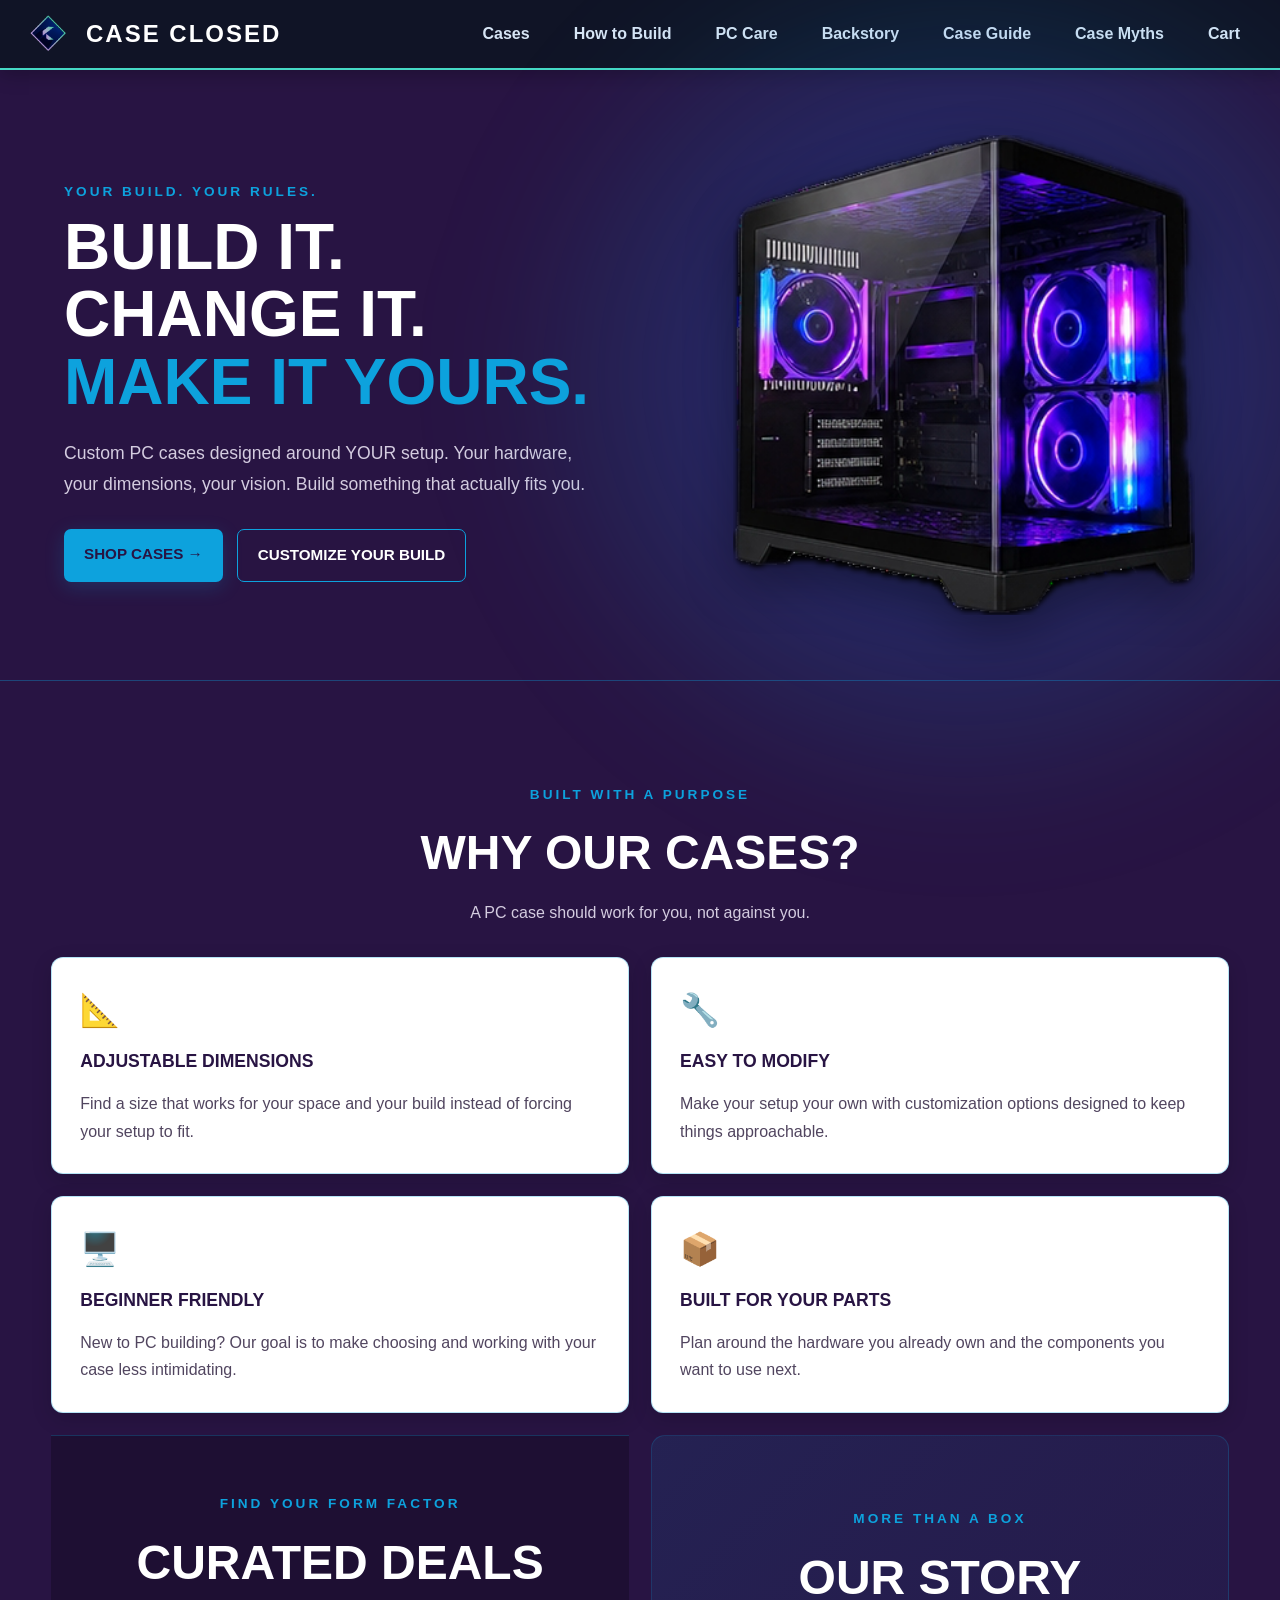
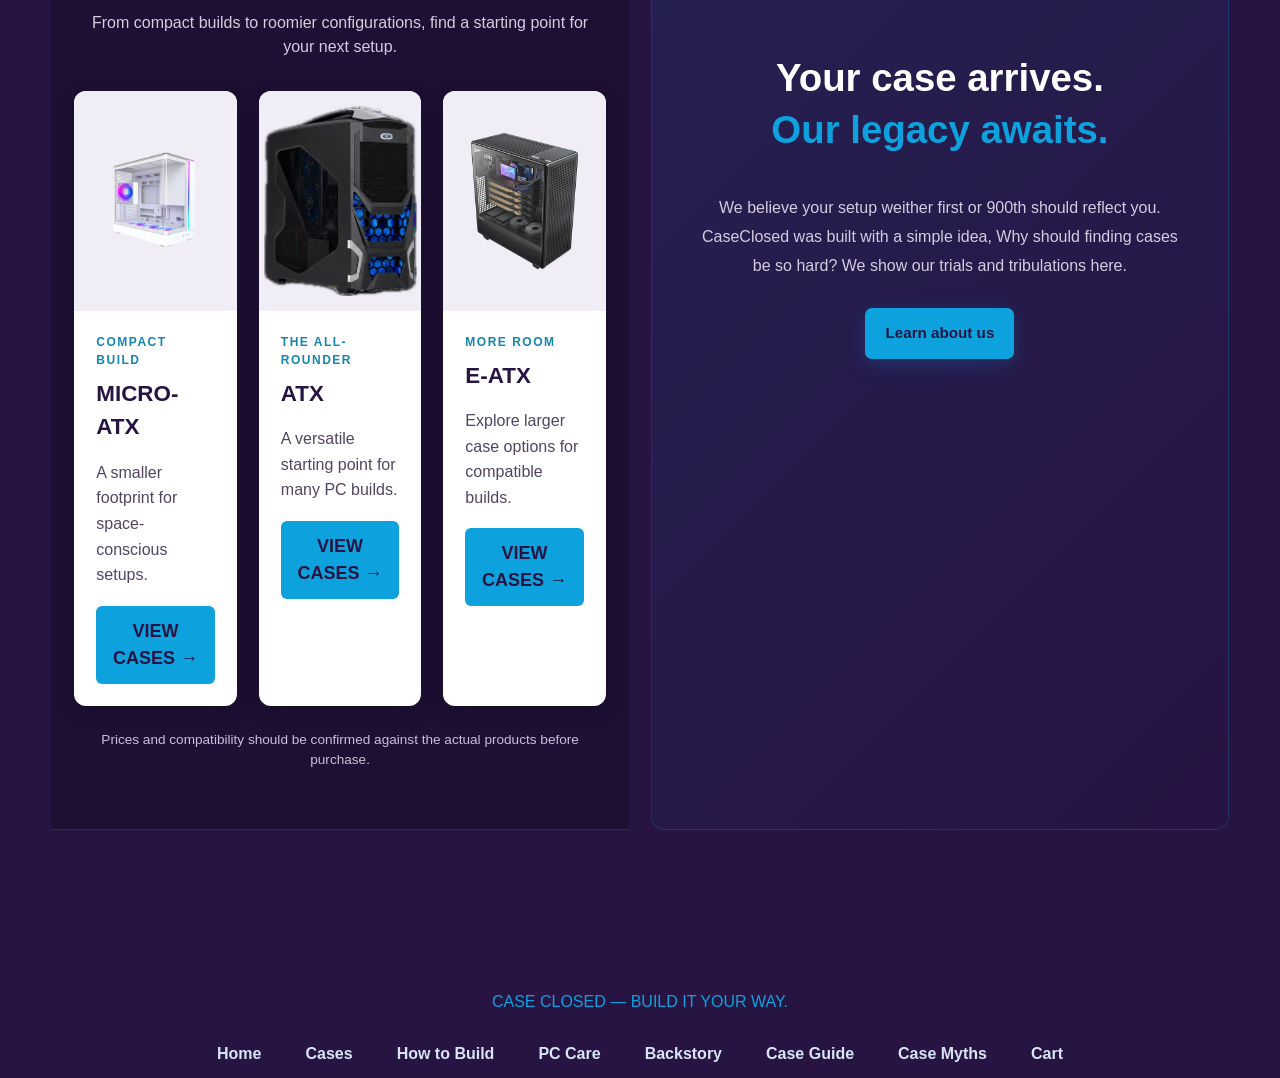
<file: index.html>
<!DOCTYPE html>
<html lang="en">
<head>

    <meta charset="UTF-8">

    <title>Case Closed Homepage</title>

    <link rel="stylesheet" href="styles.css">

</head>
<body>


    <header class="SiteHeader">
    <a href="index.html" class="SiteLogo">
        <img src="LOGO I DEFINETLY DIDNT STEAL.png" alt="" class="SiteLogoImage">
        <span>CASE CLOSED</span>
    </a>

    <nav class="SiteNav">
        <a href="page1.html">Cases</a>
        <a href="page3.html">How to Build</a>
        <a href="page5.html">PC Care</a>
        <a href="page2.html">Backstory</a>
        <a href="page6.html">Case Guide</a>
        <a href="page7.html">Case Myths</a>
        <a href="page4.html">Cart</a>
    </nav>
</header>


<main class="HomePage">
<!-- it's the hero for you simpletons -->
    <section class="HomeHero">
        <div class="HeroText">
            <p class="Eyebrow">YOUR BUILD. YOUR RULES.</p>

            <h1>BUILD IT.<br>CHANGE IT.<br><span>MAKE IT YOURS.</span></h1>

            <p class="HeroDescription">
                Custom PC cases designed around YOUR setup.
                Your hardware, your dimensions, your vision.
                Build something that actually fits you.
            </p>

            <div class="HeroButtons">
                <a href="page1.html" class="Button ButtonPrimary">
                    SHOP CASES →
                </a>

                <a href="page2.html" class="Button ButtonSecondary">
                    CUSTOMIZE YOUR BUILD
                </a>
            </div>
        </div>

        <div class="HeroImage">
            <div class="ImageGlow"></div>

            <img src="img5.png"
                 alt="Featured PC case available from CaseClosed">
        </div>
    </section>

<!-- why are you reading this, buy smth already -->

  <section class="WhySection">
        <div class="SectionHeading">
            <p class="Eyebrow">BUILT WITH A PURPOSE</p>
            <h2>WHY OUR CASES?</h2>
            <p>
                A PC case should work for you, not against you.
            </p>
        </div>

        <div class="FeatureGrid">

            <article class="FeatureCard">
                <span class="FeatureIcon" aria-hidden="true">📐</span>
                <h3>ADJUSTABLE DIMENSIONS</h3>
                <p>
                    Find a size that works for your space and your
                    build instead of forcing your setup to fit.
                </p>
            </article>

            <article class="FeatureCard">
                <span class="FeatureIcon" aria-hidden="true">🔧</span>
                <h3>EASY TO MODIFY</h3>
                <p>
                    Make your setup your own with customization
                    options designed to keep things approachable.
                </p>
            </article>

            <article class="FeatureCard">
                <span class="FeatureIcon" aria-hidden="true">🖥️</span>
                <h3>BEGINNER FRIENDLY</h3>
                <p>
                    New to PC building? Our goal is to make choosing
                    and working with your case less intimidating.
                </p>
            </article>

            <article class="FeatureCard">
                <span class="FeatureIcon" aria-hidden="true">📦</span>
                <h3>BUILT FOR YOUR PARTS</h3>
                <p>
                    Plan around the hardware you already own and
                    the components you want to use next.
                </p>
            </article>

<!-- D-D-DEALS!!!!!!! WOOOOOOOOOOOOOOOOO -->

    <section class="DealsSection">
        <div class="SectionHeading">
            <p class="Eyebrow">FIND YOUR FORM FACTOR</p>
            <h2>CURATED DEALS</h2>
            <p>
                From compact builds to roomier configurations,
                find a starting point for your next setup.
            </p>
        </div>

        <div class="DealsGrid">

            <article class="DealCard">
                <div class="DealVisual">
                    <img src="img6.png"
                         alt="Example PC case for a Micro-ATX build">
                </div>
                <div class="DealInfo">
                    <p class="DealLabel">COMPACT BUILD</p>
                    <h3>MICRO-ATX</h3>
                    <p>A smaller footprint for space-conscious setups.</p>
                    <a href="page1.html" class="DealButton">
                        VIEW CASES →
                    </a>
                </div>
            </article>

            <article class="DealCard">
                <div class="DealVisual">
                    <img src="img4.png"
                         alt="Example PC case for an ATX build">
                </div>
                <div class="DealInfo">
                    <p class="DealLabel">THE ALL-ROUNDER</p>
                    <h3>ATX</h3>
                    <p>A versatile starting point for many PC builds.</p>
                    <a href="page1.html" class="DealButton">
                        VIEW CASES →
                    </a>
                </div>
            </article>

            <article class="DealCard">
                <div class="DealVisual">
                    <img src="img7.png"
                         alt="Example PC case for an E-ATX build">
                </div>
                <div class="DealInfo">
                    <p class="DealLabel">MORE ROOM</p>
                    <h3>E-ATX</h3>
                    <p>Explore larger case options for compatible builds.</p>
                    <a href="page1.html" class="DealButton">
                        VIEW CASES →
                    </a>
                </div>
            </article>

        </div>

        <p class="DealsNote">
            Prices and compatibility should be confirmed against
            the actual products before purchase.
        </p>
    </section>

    <!-- OUR STORY... like we have one to begin -->
     
    <section class="StorySection">
        <div class="StoryContent">
            <p class="Eyebrow">MORE THAN A BOX</p>
            <h2>OUR STORY</h2>

            <p class="StoryTagline">
                Your case arrives.<br>
                <span>Our legacy awaits.</span>
            </p>

            <p>
                We believe your setup weither first or 900th 
                should reflect you. CaseClosed was built with
                a simple idea, Why should finding cases be so hard?
                We show our trials and tribulations here.
            </p>

            <a href="page2.html" class="Button ButtonPrimary">
                Learn about us
            </a>
        </div>
    </section>


</main>

<footer class="SiteFooter">
    <p>
    CASE CLOSED <a href="page8.html" class="Nothing">—</a> BUILD IT YOUR WAY.
</p>
        <nav class="SiteNav">
        <a href="index.html">Home</a>
        <a href="page1.html">Cases</a>
        <a href="page3.html">How to Build</a>
        <a href="page5.html">PC Care</a>
        <a href="page2.html">Backstory</a>
        <a href="page6.html">Case Guide</a>
        <a href="page7.html">Case Myths</a>
        <a href="page4.html">Cart</a>
    </nav>
</footer>

</body>
</html>
</file>
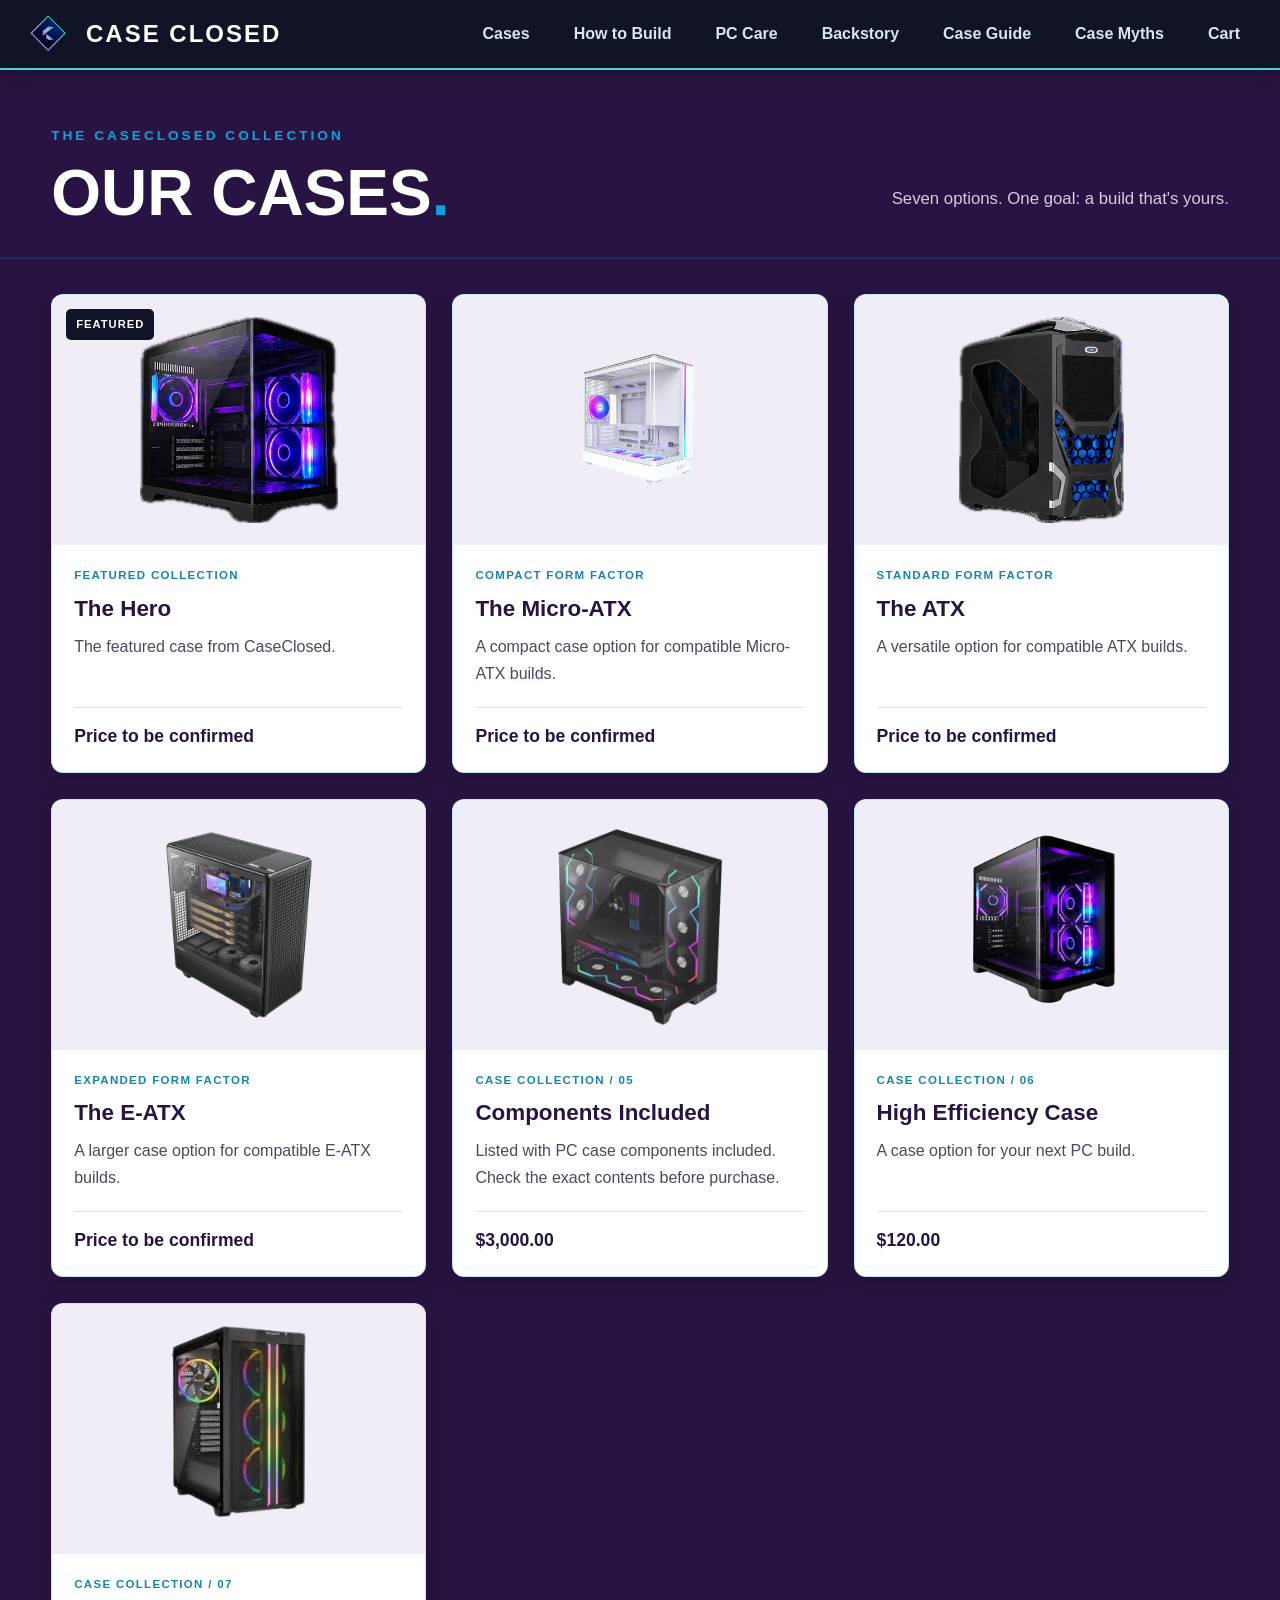
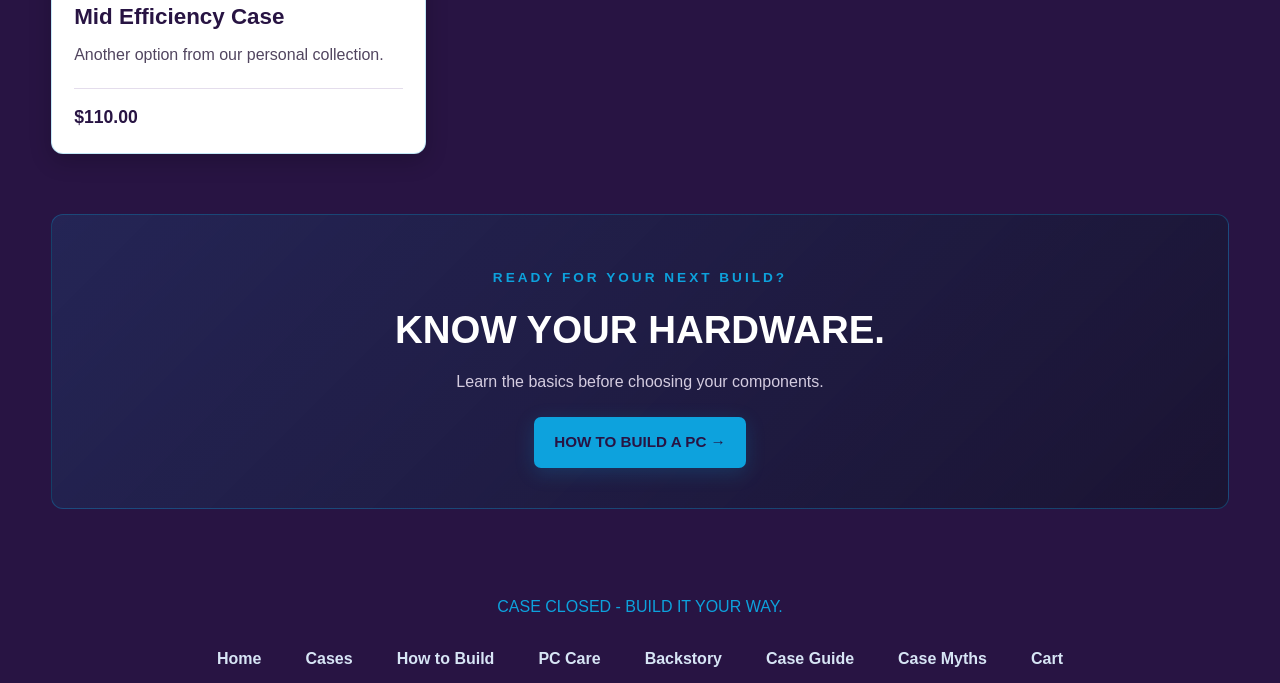
<file: page1.html>
<!DOCTYPE html>
<html lang="en">
<head>

    <meta charset="UTF-8">

    <title>Cases</title>

    <link rel="stylesheet" href="styles.css">

</head>
<body>
<header class="SiteHeader">
    <a href="index.html" class="SiteLogo">
        <img src="LOGO I DEFINETLY DIDNT STEAL.png" alt="" class="SiteLogoImage">
        <span>CASE CLOSED</span>
    </a>

    <nav class="SiteNav">

        <a href="page1.html">Cases</a>
        <a href="page3.html">How to Build</a>
        <a href="page5.html">PC Care</a>
        <a href="page2.html">Backstory</a>
        <a href="page6.html">Case Guide</a>
        <a href="page7.html">Case Myths</a>
        <a href="page4.html">Cart</a>
    </nav>
</header>

  <main class="CatalogPage">

        <div class="CatalogHeading">
            <div>
                <p class="Eyebrow">THE CASECLOSED COLLECTION</p>
                <h1>OUR CASES<span>.</span></h1>
            </div>
            <p>Seven options. One goal: a build that's yours.</p>
        </div>

        <section class="CatalogGrid" aria-label="Available PC cases">

            <article class="CatalogCard">
                <div class="CatalogImage">
                    <img src="img5.png" alt="The Hero PC case">
                    <span class="CatalogTag">FEATURED</span>
                </div>
                <div class="CatalogInfo">
                    <p class="CatalogCategory">FEATURED COLLECTION</p>
                    <h2>The Hero</h2>
                    <p>The featured case from CaseClosed.</p>
                    <p class="CatalogPrice">Price to be confirmed</p>
                </div>
            </article>

            <article class="CatalogCard">
                <div class="CatalogImage">
                    <img src="img6.png" alt="The Micro-ATX PC case">
                </div>
                <div class="CatalogInfo">
                    <p class="CatalogCategory">COMPACT FORM FACTOR</p>
                    <h2>The Micro-ATX</h2>
                    <p>A compact case option for compatible Micro-ATX builds.</p>
                    <p class="CatalogPrice">Price to be confirmed</p>
                </div>
            </article>

            <article class="CatalogCard">
                <div class="CatalogImage">
                    <img src="img4.png" alt="The ATX PC case">
                </div>
                <div class="CatalogInfo">
                    <p class="CatalogCategory">STANDARD FORM FACTOR</p>
                    <h2>The ATX</h2>
                    <p>A versatile option for compatible ATX builds.</p>
                    <p class="CatalogPrice">Price to be confirmed</p>
                </div>
            </article>

            <article class="CatalogCard">
                <div class="CatalogImage">
                    <img src="img7.png" alt="The E-ATX PC case">
                </div>
                <div class="CatalogInfo">
                    <p class="CatalogCategory">EXPANDED FORM FACTOR</p>
                    <h2>The E-ATX</h2>
                    <p>A larger case option for compatible E-ATX builds.</p>
                    <p class="CatalogPrice">Price to be confirmed</p>
                </div>
            </article>

            <article class="CatalogCard">
                <div class="CatalogImage">
                    <img src="Pc case 1.png" alt="PC Case 1">
                </div>
                <div class="CatalogInfo">
                    <p class="CatalogCategory">CASE COLLECTION / 05</p>
                    <h2>Components Included</h2>
                    <p>Listed with PC case components included. Check the exact contents before purchase.</p>
                    <p class="CatalogPrice">$3,000.00</p>
                </div>
            </article>

            <article class="CatalogCard">
                <div class="CatalogImage">
                    <img src="img8.png" alt="PC Case 2">
                </div>
                <div class="CatalogInfo">
                    <p class="CatalogCategory">CASE COLLECTION / 06</p>
                    <h2>High Efficiency Case</h2>
                    <p>A case option for your next PC build.</p>
                    <p class="CatalogPrice">$120.00</p>
                </div>
            </article>

            <article class="CatalogCard">
                <div class="CatalogImage">
                    <img src="img9.png" alt="PC Case 3">
                </div>
                <div class="CatalogInfo">
                    <p class="CatalogCategory">CASE COLLECTION / 07</p>
                    <h2>Mid Efficiency Case</h2>
                    <p>Another option from our personal collection.</p>
                    <p class="CatalogPrice">$110.00</p>
                </div>
            </article>

        </section>

        <section class="CatalogFooter">
            <p class="Eyebrow">READY FOR YOUR NEXT BUILD?</p>
            <h2>KNOW YOUR HARDWARE.</h2>
            <p>Learn the basics before choosing your components.</p>
            <a href="page3.html" class="Button ButtonPrimary">
                HOW TO BUILD A PC →
            </a>
        </section>
    </main>
    


<footer class="SiteFooter">
        <p>CASE CLOSED - BUILD IT YOUR WAY.</p>
    <nav class="SiteNav">
        <a href="index.html">Home</a>
        <a href="page1.html">Cases</a>
        <a href="page3.html">How to Build</a>
        <a href="page5.html">PC Care</a>
        <a href="page2.html">Backstory</a>
        <a href="page6.html">Case Guide</a>
        <a href="page7.html">Case Myths</a>
        <a href="page4.html">Cart</a>
    </nav>
</footer>


</body>
</html>
</file>
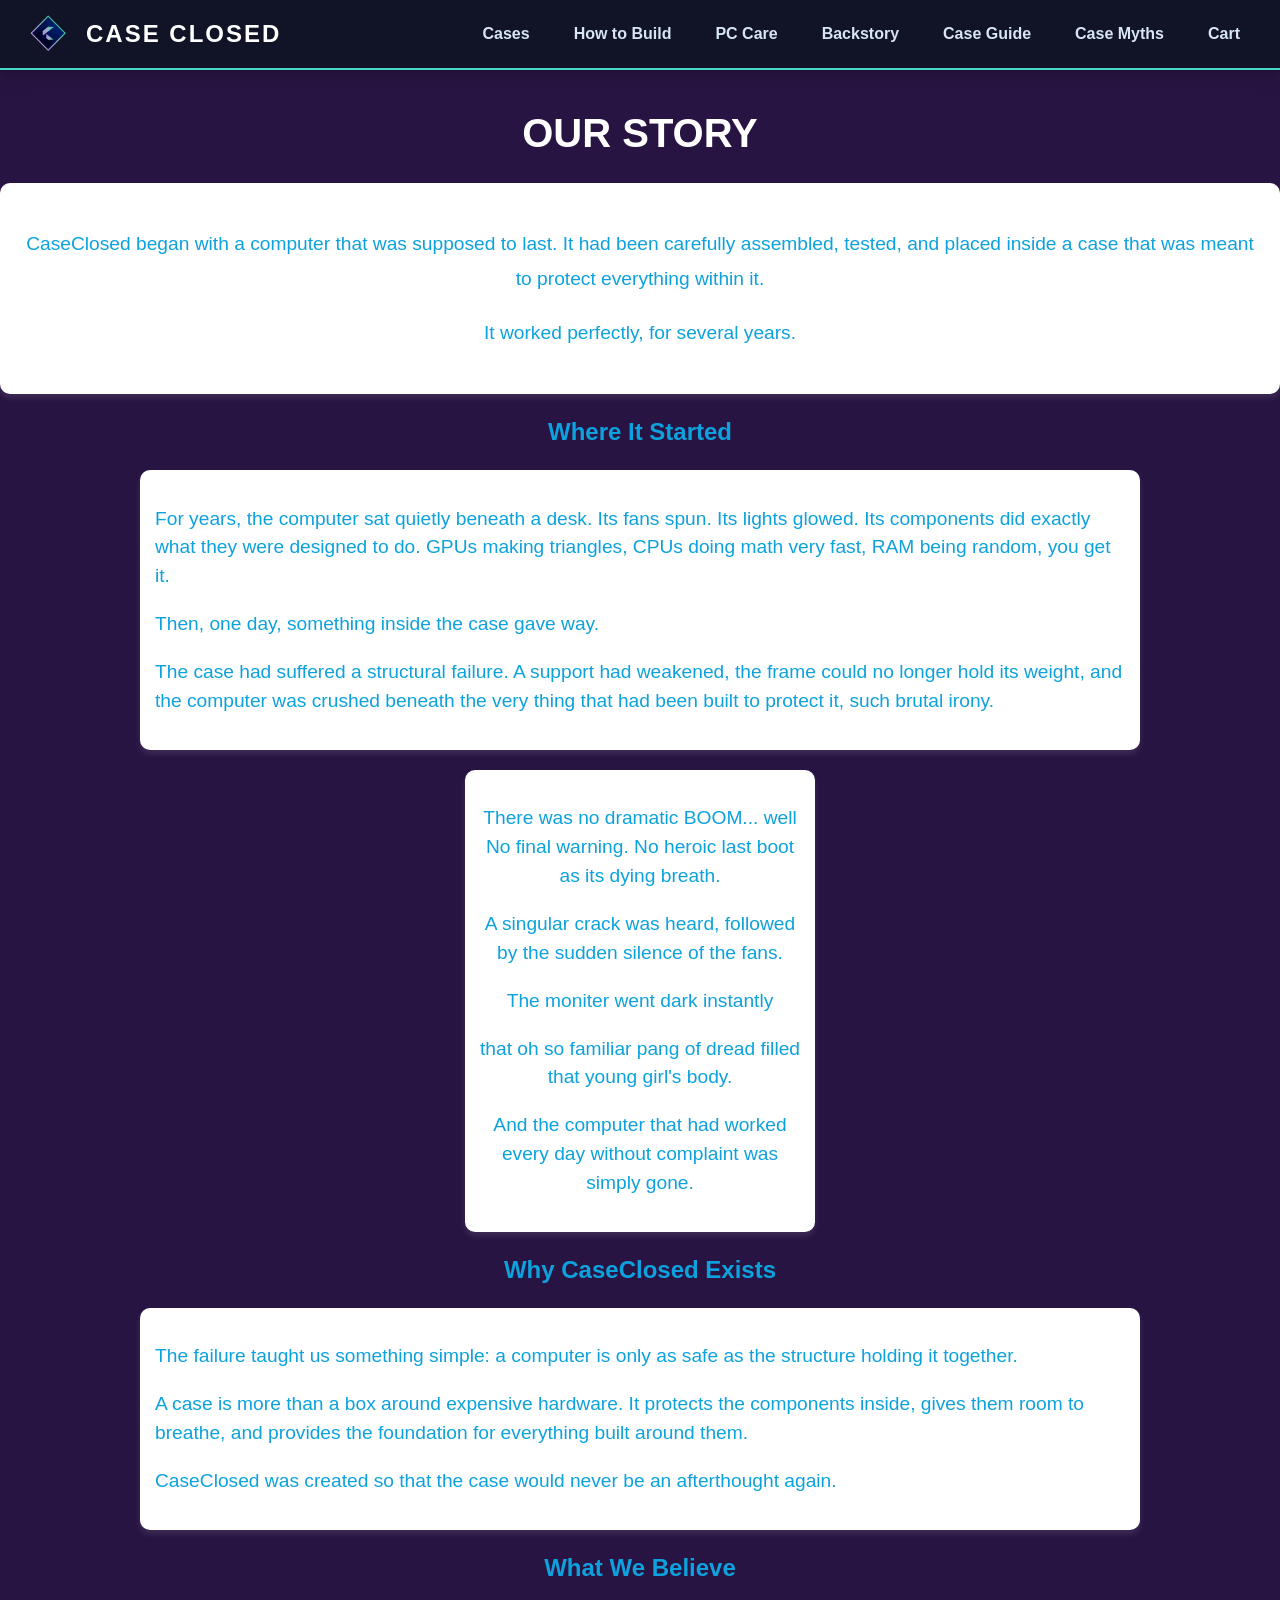
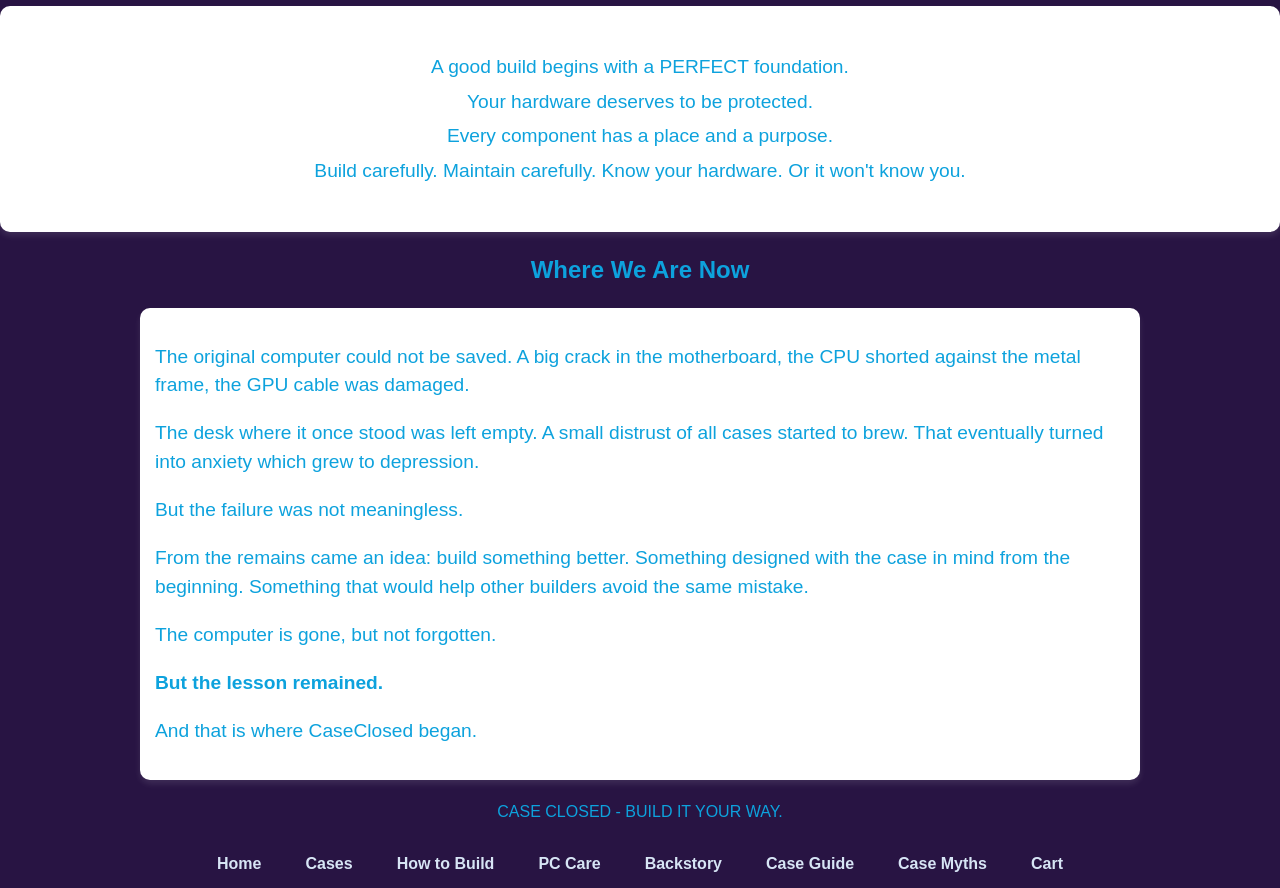
<file: page2.html>
<!DOCTYPE html>
<html>
  <head>
    <title>Backstory</title>
    <link rel="stylesheet" href="styles.css">
  </head>
<body>
<header class="SiteHeader">
    <a href="index.html" class="SiteLogo">
        <img src="LOGO I DEFINETLY DIDNT STEAL.png" alt="" class="SiteLogoImage">
        <span>CASE CLOSED</span>
    </a>

    <nav class="SiteNav">
        <a href="page1.html">Cases</a>
        <a href="page3.html">How to Build</a>
        <a href="page5.html">PC Care</a>
        <a href="page2.html">Backstory</a>
        <a href="page6.html">Case Guide</a>
        <a href="page7.html">Case Myths</a>
        <a href="page4.html">Cart</a>
    </nav>
</header>


<main class="PageContent">

    <section>
        <h1>OUR STORY</h1>

        <div class="Box2">
            <p>
                CaseClosed began with a computer that was supposed to last.
                It had been carefully assembled, tested, and placed inside a
                case that was meant to protect everything within it.
            </p>

            <p>
                It worked perfectly, for several years.
            </p>
        </div>
    </section>


    <section>
        <h2>Where It Started</h2>

        <div class="Box">
            <p>
                For years, the computer sat quietly beneath a desk.
                Its fans spun. Its lights glowed. Its components did
                exactly what they were designed to do. GPUs making 
                triangles, CPUs doing math very fast, RAM being random,
                you get it.
            </p>

            <p>
                Then, one day, something inside the case gave way.
            </p>

            <p>
                The case had suffered a structural failure.
                A support had weakened, the frame could no longer hold
                its weight, and the computer was crushed beneath the
                very thing that had been built to protect it, such 
                brutal irony.
            </p>
        </div>

        <div class="Box3">
            <p>
                There was no dramatic BOOM... well
                No final warning.
                No heroic last boot as its dying breath.
            </p>

            <p>
                A singular crack was heard, followed by the sudden silence of the fans.
            </p>

            <p>
                The moniter went dark instantly
            </p>

            <p>
                that oh so familiar pang of dread filled that young girl's body.
            </p>

            <p>
                And the computer that had worked every day without
                complaint was simply gone.
            </p>
        </div>
    </section>


    <section>
        <h2>Why CaseClosed Exists</h2>

        <div class="Box">
            <p>
                The failure taught us something simple: a computer is only
                as safe as the structure holding it together.
            </p>

            <p>
                A case is more than a box around expensive hardware.
                It protects the components inside, gives them room to breathe,
                and provides the foundation for everything built around them.
            </p>

            <p>
                CaseClosed was created so that the case would never be an
                afterthought again.
            </p>
        </div>
    </section>


    <section>
        <h2>What We Believe</h2>

        <div class="Box2">
            <ul>
                <li>A good build begins with a PERFECT foundation.</li>
                <li>Your hardware deserves to be protected.</li>
                <li>Every component has a place and a purpose.</li>
                <li>Build carefully. Maintain carefully. Know your hardware. Or it won't know you.</li>
            </ul>
        </div>
    </section>


    <section>
        <h2>Where We Are Now</h2>

        <div class="Box">
            <p>
                The original computer could not be saved. A big crack in the motherboard, the CPU shorted against the metal frame, the GPU cable was damaged.   
            </p>

            <p>
                The desk where it once stood was left empty. A small distrust of all cases started to brew. That eventually turned into anxiety which grew to depression.
            </p>

            <p>
                But the failure was not meaningless.
            </p>

            <p>
                From the remains came an idea: build something better. 
                Something designed with the case in mind from the beginning.
                Something that would help other builders avoid the same mistake.
            </p>

            <p>
                The computer is gone, but not forgotten.
            </p>

            <p>
                <strong>But the lesson remained.</strong>
            </p>

            <p>
                And that is where CaseClosed began.
            </p>
        </div>
    </section>

</main>

<footer class="SiteFooter">
    <p>CASE CLOSED - BUILD IT YOUR WAY.</p>
        <nav class="SiteNav">
        <a href="index.html">Home</a>
        <a href="page1.html">Cases</a>
        <a href="page3.html">How to Build</a>
        <a href="page5.html">PC Care</a>
        <a href="page2.html">Backstory</a>
        <a href="page6.html">Case Guide</a>
        <a href="page7.html">Case Myths</a>
        <a href="page4.html">Cart</a>
    </nav>
</footer>

  
</body>  
</html>
</file>
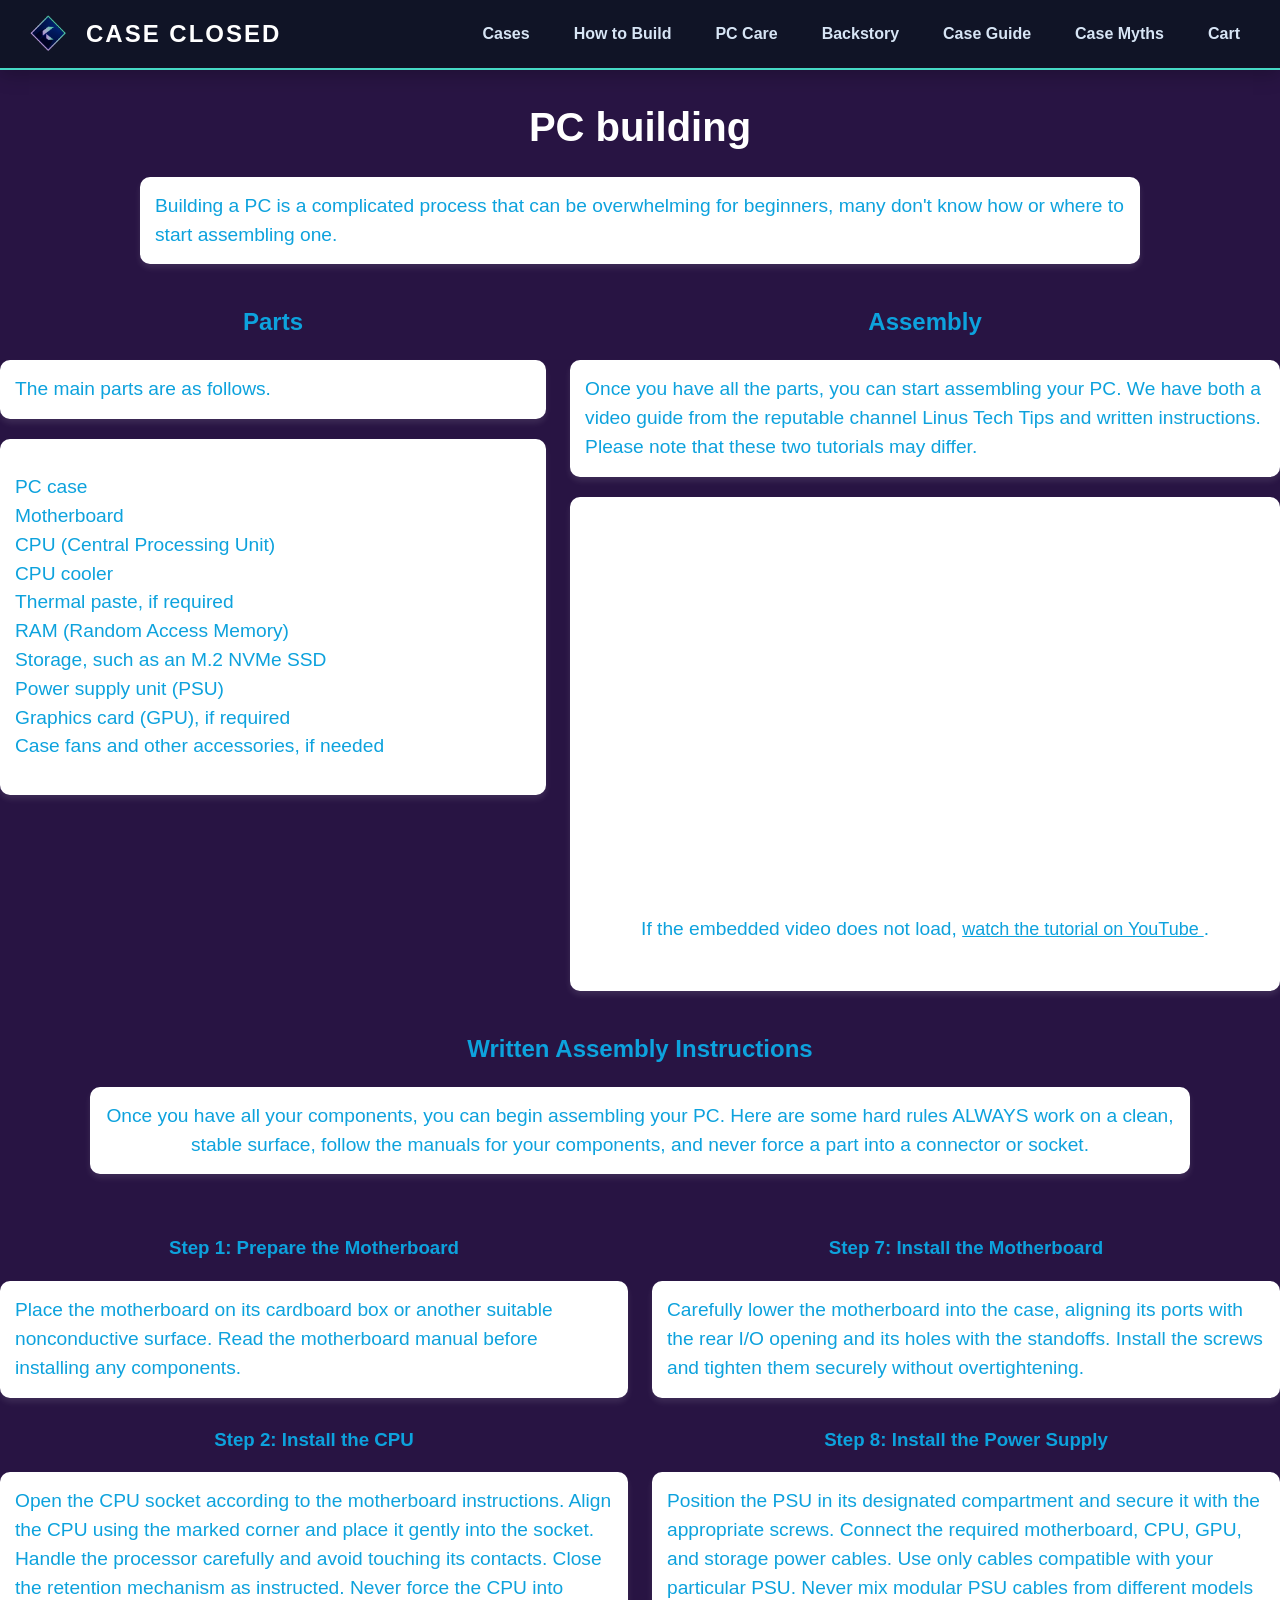
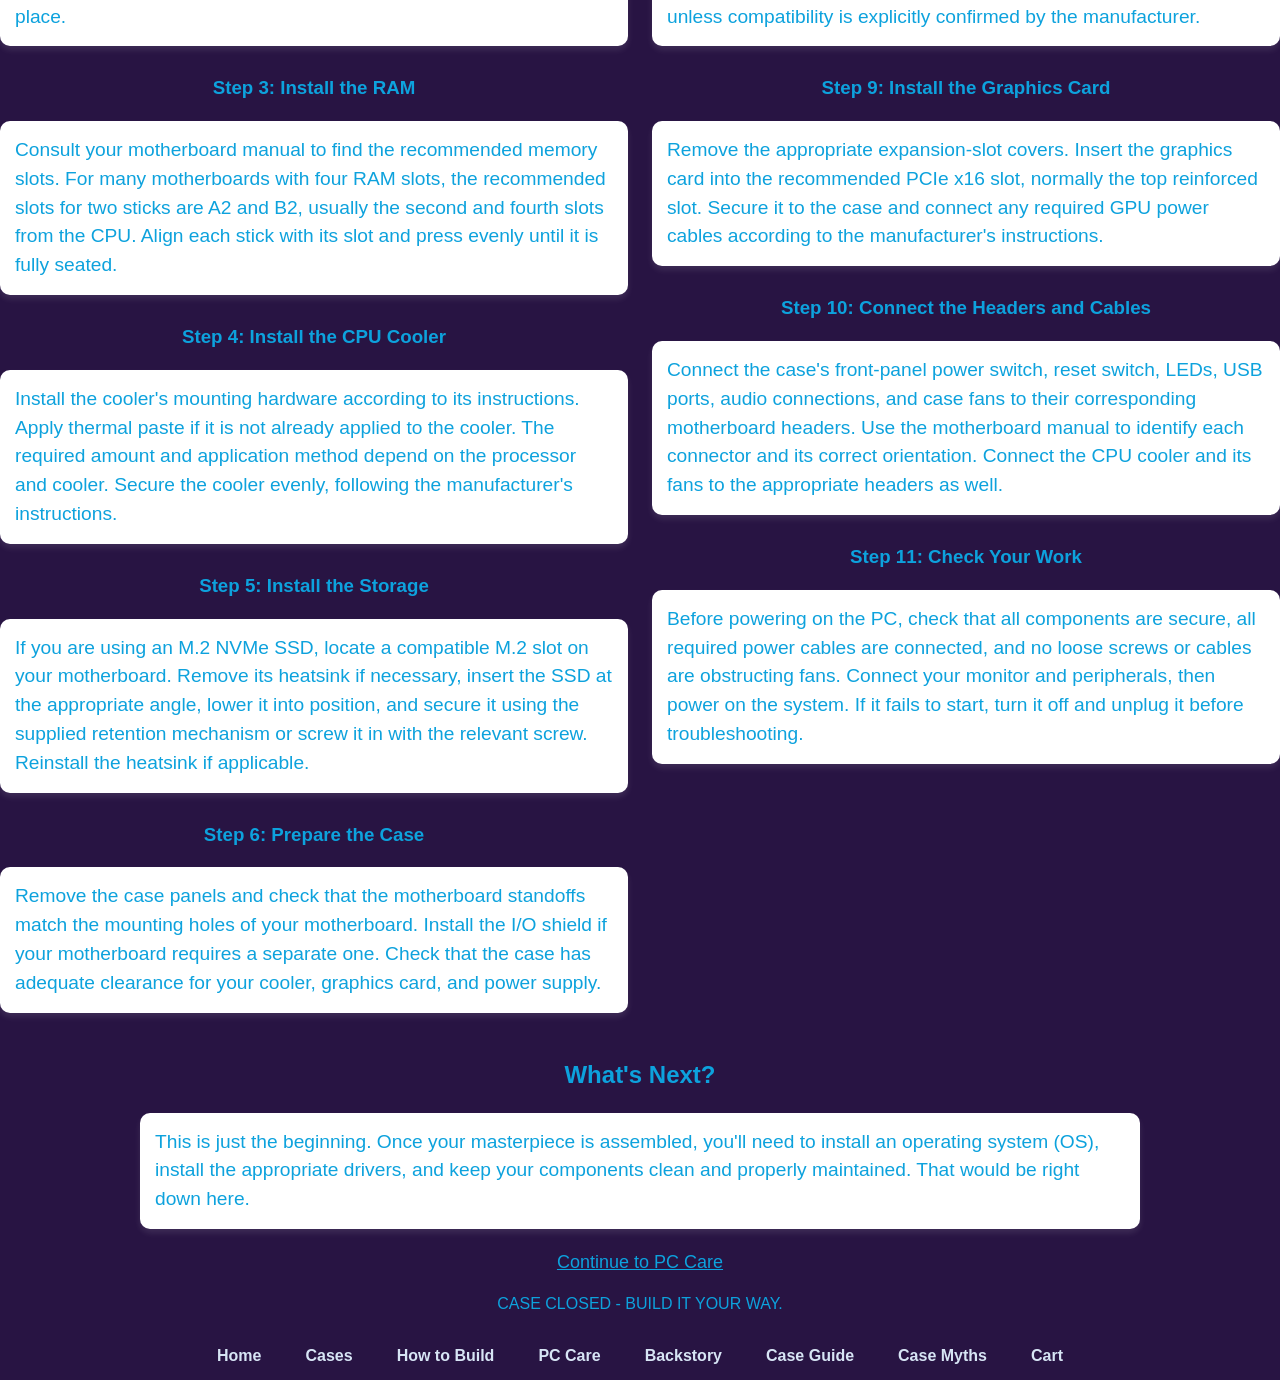
<file: page3.html>
<!DOCTYPE html>
<html>
  <head>
    <title>PC building</title>
    <link rel="stylesheet" href="styles.css">
        <meta charset="UTF-8">
        <meta name="viewport" content="width=device-width, initial-scale=1.0">
  </head>
            <body>
<header class="SiteHeader">
    <a href="index.html" class="SiteLogo">
        <img src="LOGO I DEFINETLY DIDNT STEAL.png" alt="" class="SiteLogoImage">
        <span>CASE CLOSED</span>
    </a>

    <nav class="SiteNav">
        <a href="page1.html">Cases</a>
        <a href="page3.html">How to Build</a>
        <a href="page5.html">PC Care</a>
        <a href="page2.html">Backstory</a>
        <a href="page6.html">Case Guide</a>
        <a href="page7.html">Case Myths</a>
        <a href="page4.html">Cart</a>
    </nav>
</header>
<main class="PageContent">
        <h1>PC building</h1>
            <p class="Box">Building a PC is a complicated process that can be overwhelming for beginners, many don't know how or where to start assembling one.</p>
<div class="PartsAndVideo">

    <section class="PartsSection">
        <h2>Parts</h2>

        <p class="Box">
            The main parts are as follows.
        </p>

        <div class="Box PartsList">
            <ul>
                <li>PC case</li>
                <li>Motherboard</li>
                <li>CPU (Central Processing Unit)</li>
                <li>CPU cooler</li>
                <li>Thermal paste, if required</li>
                <li>RAM (Random Access Memory)</li>
                <li>Storage, such as an M.2 NVMe SSD</li>
                <li>Power supply unit (PSU)</li>
                <li>Graphics card (GPU), if required</li>
                <li>Case fans and other accessories, if needed</li>
            </ul>
        </div>
    </section>

    <section class="AssemblySection">
        <h2>Assembly</h2>

        <p class="Box">
            Once you have all the parts, you can start
            assembling your PC. We have both a video guide
            from the reputable channel Linus Tech Tips and
            written instructions. Please note that these
            two tutorials may differ.
        </p>

        <div class="Box2">
            <div class="VideoContainer">
                <iframe
                    src="https://www.youtube.com/embed/DC-Xn2C_L1U"
                    title="Linus Tech Tips PC Build Guide"
                    referrerpolicy="origin"
                    allow="accelerometer; autoplay; clipboard-write; encrypted-media; gyroscope; picture-in-picture; web-share"
                    allowfullscreen>
                </iframe>
            </div>

            <p>
                If the embedded video does not load,
                <a href="https://www.youtube.com/watch?v=DC-Xn2C_L1U"
                   target="_blank"
                   rel="noopener noreferrer">
                    watch the tutorial on YouTube
                </a>.
            </p>
        </div>
    </section>
</div>
 <h2>Written Assembly Instructions</h2>
  
        <p class="Box AssemblyWarning">
            Once you have all your components, you can begin
            assembling your PC. Here are some hard rules 
            ALWAYS work on a clean, stable surface,
            follow the manuals for your components, and never
            force a part into a connector or socket.
        </p>

<div class="WrittenGrid">

    <div class="WrittenSteps">

        <h3>Step 1: Prepare the Motherboard</h3>

        <p class="Box">
            Place the motherboard on its cardboard box or another
            suitable nonconductive surface. Read the motherboard
            manual before installing any components.
        </p>

        <h3>Step 2: Install the CPU</h3>

        <p class="Box">
            Open the CPU socket according to the motherboard
            instructions. Align the CPU using the marked corner
            and place it gently into the socket. Handle the
            processor carefully and avoid touching its contacts.
            Close the retention mechanism as instructed.
            Never force the CPU into place.
        </p>

        <h3>Step 3: Install the RAM</h3>

        <p class="Box">
            Consult your motherboard manual to find the
            recommended memory slots. For many motherboards
            with four RAM slots, the recommended slots for
            two sticks are A2 and B2, usually the second and
            fourth slots from the CPU. Align each stick with
            its slot and press evenly until it is fully seated.
        </p>

        <h3>Step 4: Install the CPU Cooler</h3>

        <p class="Box">
            Install the cooler's mounting hardware according
            to its instructions. Apply thermal paste if it is
            not already applied to the cooler. The required
            amount and application method depend on the
            processor and cooler. Secure the cooler evenly,
            following the manufacturer's instructions.
        </p>

        <h3>Step 5: Install the Storage</h3>

        <p class="Box">
            If you are using an M.2 NVMe SSD, locate a compatible
            M.2 slot on your motherboard. Remove its heatsink
            if necessary, insert the SSD at the appropriate
            angle, lower it into position, and secure it using
            the supplied retention mechanism or screw it in with the 
            relevant screw. Reinstall the heatsink if applicable.
        </p>

        <h3>Step 6: Prepare the Case</h3>

        <p class="Box">
            Remove the case panels and check that the motherboard
            standoffs match the mounting holes of your motherboard.
            Install the I/O shield if your motherboard requires
            a separate one. Check that the case has adequate
            clearance for your cooler, graphics card, and power
            supply.
        </p>

    </div>

    <div class="WrittenSteps">

        <h3>Step 7: Install the Motherboard</h3>

        <p class="Box">
            Carefully lower the motherboard into the case,
            aligning its ports with the rear I/O opening and
            its holes with the standoffs. Install the screws
            and tighten them securely without overtightening.
        </p>

        <h3>Step 8: Install the Power Supply</h3>

        <p class="Box">
            Position the PSU in its designated compartment
            and secure it with the appropriate screws.
            Connect the required motherboard, CPU, GPU, and
            storage power cables. Use only cables compatible
            with your particular PSU. Never mix modular PSU
            cables from different models unless compatibility
            is explicitly confirmed by the manufacturer.
        </p>

        <h3>Step 9: Install the Graphics Card</h3>

        <p class="Box">
            Remove the appropriate expansion-slot covers.
            Insert the graphics card into the recommended
            PCIe x16 slot, normally the top reinforced slot.
            Secure it to the case and connect any required
            GPU power cables according to the manufacturer's
            instructions.
        </p>

        <h3>Step 10: Connect the Headers and Cables</h3>

        <p class="Box">
            Connect the case's front-panel power switch,
            reset switch, LEDs, USB ports, audio connections,
            and case fans to their corresponding motherboard
            headers. Use the motherboard manual to identify
            each connector and its correct orientation.
            Connect the CPU cooler and its fans to the
            appropriate headers as well.
        </p>

        <h3>Step 11: Check Your Work</h3>

        <p class="Box">
            Before powering on the PC, check that all components
            are secure, all required power cables are connected,
            and no loose screws or cables are obstructing fans.
            Connect your monitor and peripherals, then power
            on the system. If it fails to start, turn it off
            and unplug it before troubleshooting.
        </p>
    </div>

</div>

        <h2>What's Next?</h2>

        <p class="Box">
            This is just the beginning. Once your masterpiece 
            is assembled, you'll need to install an operating
            system (OS), install the appropriate drivers, and keep
            your components clean and properly maintained.
            That would be right down here. 
        </p>

        <p>
            <a href="page5.html">Continue to PC Care</a>
        </p>






<!-- FEAR ME FOR WHEN I LOCK IN - Lexi -->

<!-- Side note, this is also RARE - Lexi^2-->




</main>

<footer class="SiteFooter">
    <p>CASE CLOSED - BUILD IT YOUR WAY.</p>
        <nav class="SiteNav">
        <a href="index.html">Home</a>
        <a href="page1.html">Cases</a>
        <a href="page3.html">How to Build</a>
        <a href="page5.html">PC Care</a>
        <a href="page2.html">Backstory</a>
        <a href="page6.html">Case Guide</a>
        <a href="page7.html">Case Myths</a>
        <a href="page4.html">Cart</a>
    </nav>
</footer>
</body>
</html>
</file>
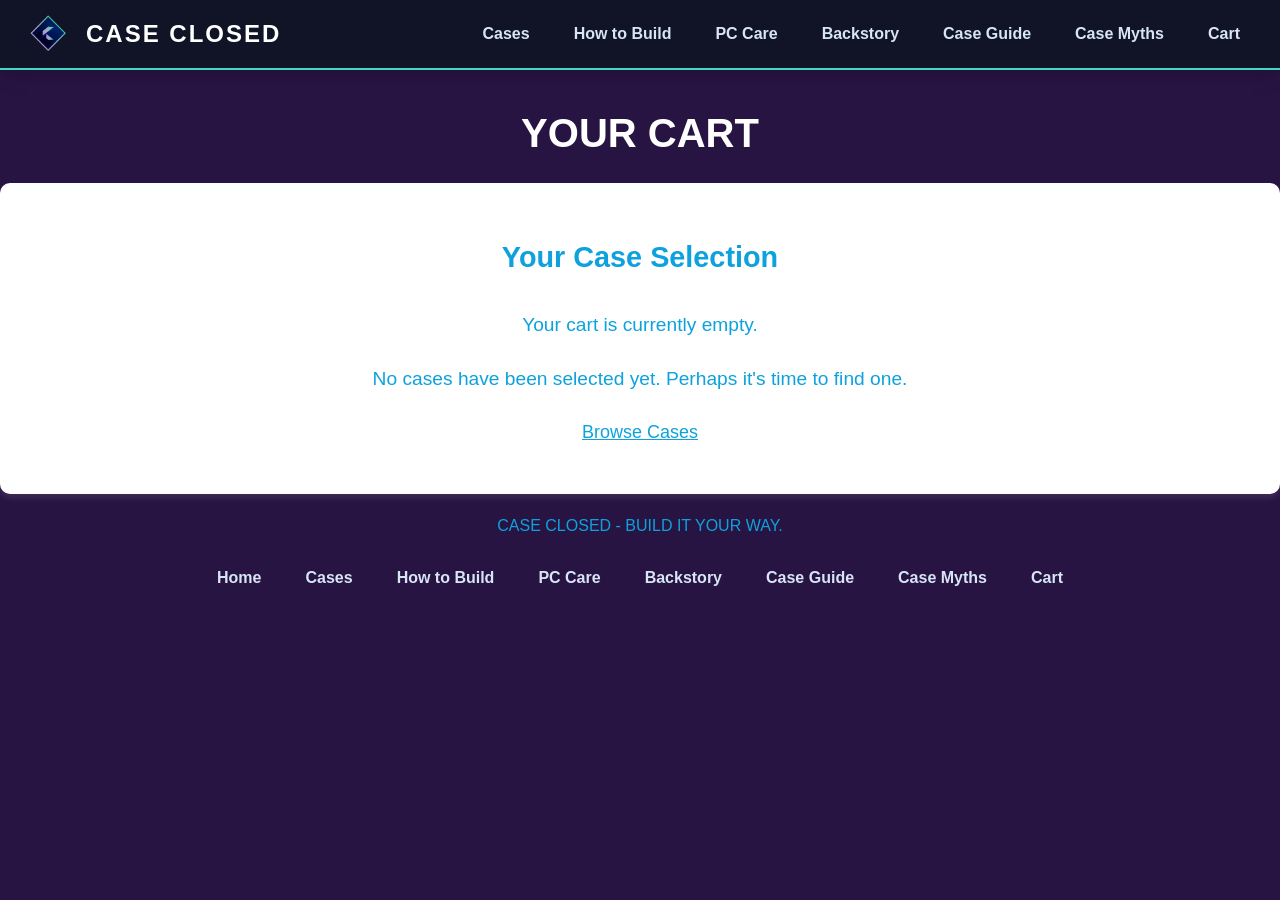
<file: page4.html>
<!DOCTYPE html>
<html>
<head>
  <title>Cart</title>
  <link rel="stylesheet" href="styles.css">
</head>
<body>

<header class="SiteHeader">
    <a href="index.html" class="SiteLogo">
        <img src="LOGO I DEFINETLY DIDNT STEAL.png" alt="" class="SiteLogoImage">
        <span>CASE CLOSED</span>
    </a>

    <nav class="SiteNav">
        <a href="page1.html">Cases</a>
        <a href="page3.html">How to Build</a>
        <a href="page5.html">PC Care</a>
        <a href="page2.html">Backstory</a>
        <a href="page6.html">Case Guide</a>
        <a href="page7.html">Case Myths</a>
        <a href="page4.html">Cart</a>
    </nav>
</header>



<main class="PageContent">

    <section>
        <h1>YOUR CART</h1>

        <div class="Box2">
            <h2>Your Case Selection</h2>

            <p>
                Your cart is currently empty.
            </p>

            <p>
                No cases have been selected yet.
                Perhaps it's time to find one.
            </p>

            <p>
                <a href="page1.html">Browse Cases</a>
            </p>
        </div>
    </section>

</main>

<footer class="SiteFooter">
    <p>CASE CLOSED - BUILD IT YOUR WAY.</p>
        <nav class="SiteNav">
        <a href="index.html">Home</a>
        <a href="page1.html">Cases</a>
        <a href="page3.html">How to Build</a>
        <a href="page5.html">PC Care</a>
        <a href="page2.html">Backstory</a>
        <a href="page6.html">Case Guide</a>
        <a href="page7.html">Case Myths</a>
        <a href="page4.html">Cart</a>
    </nav>
</footer>
</body>
</html>
</file>
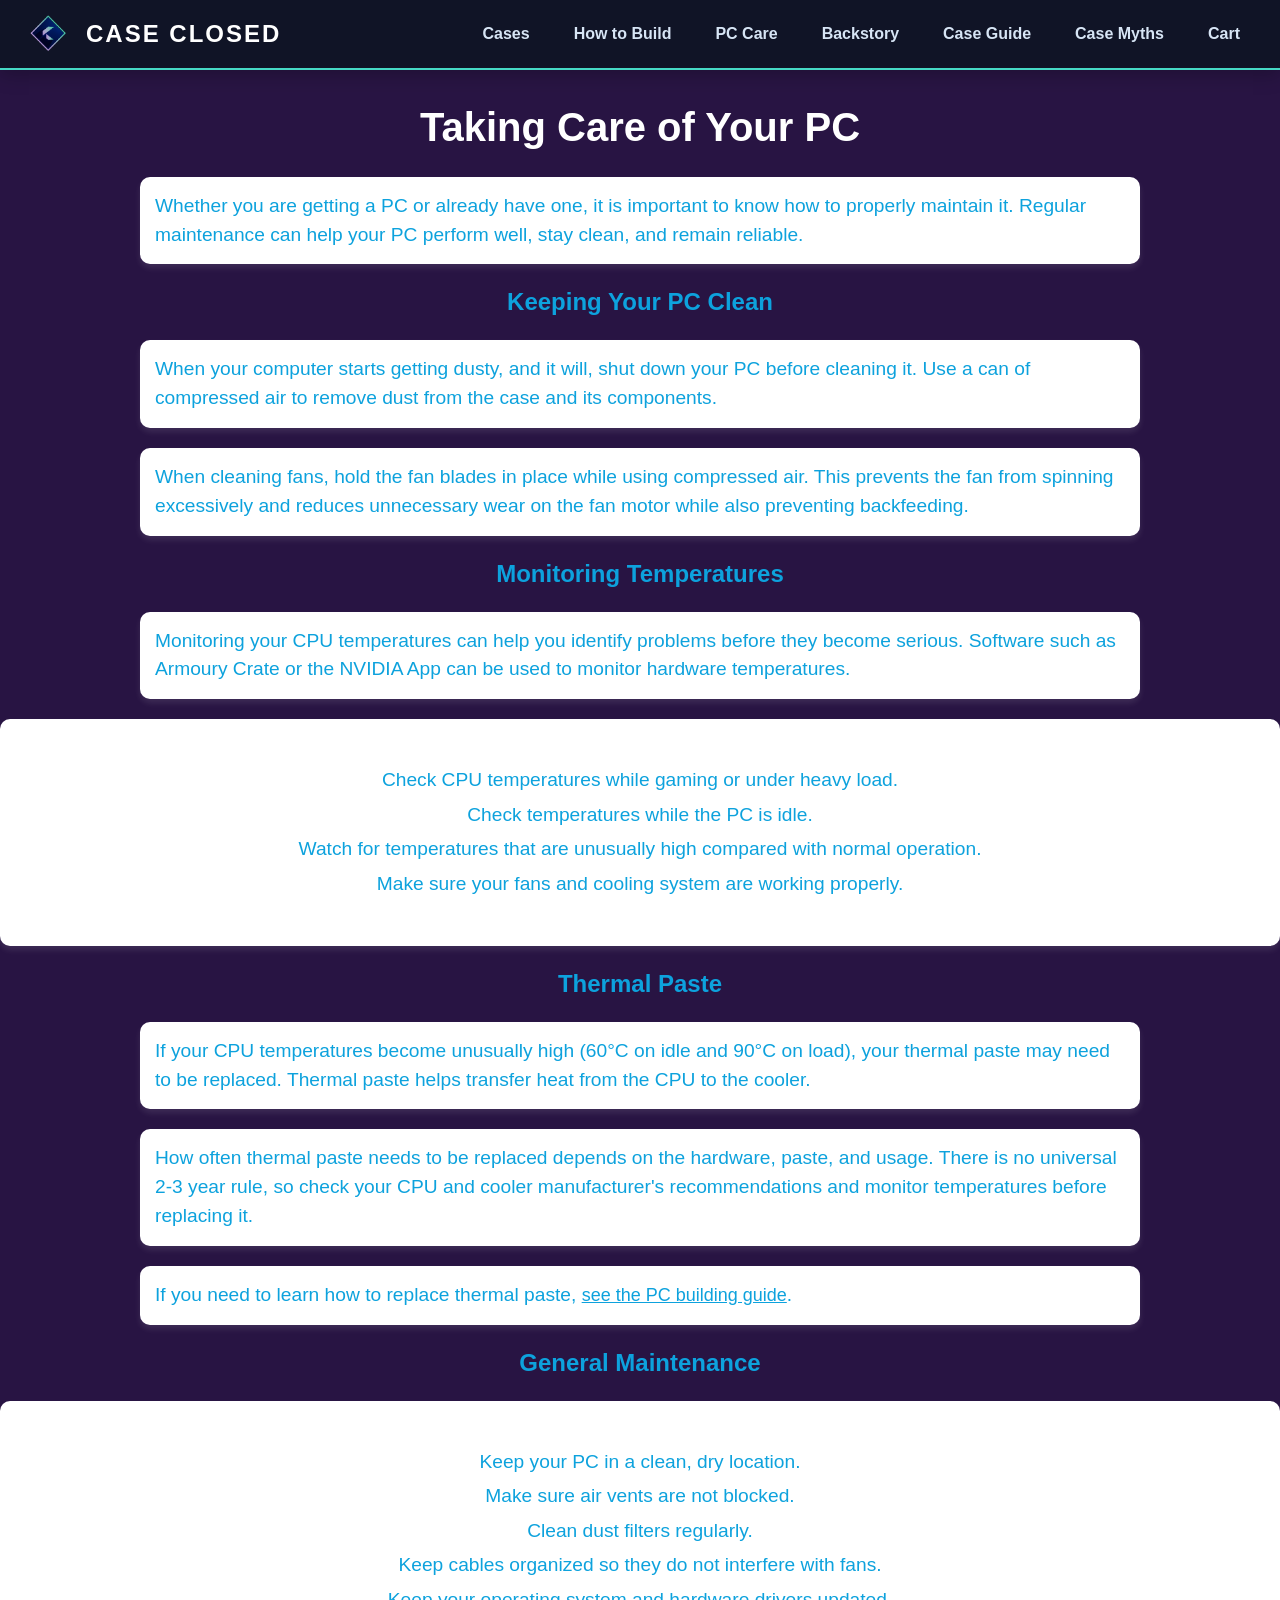
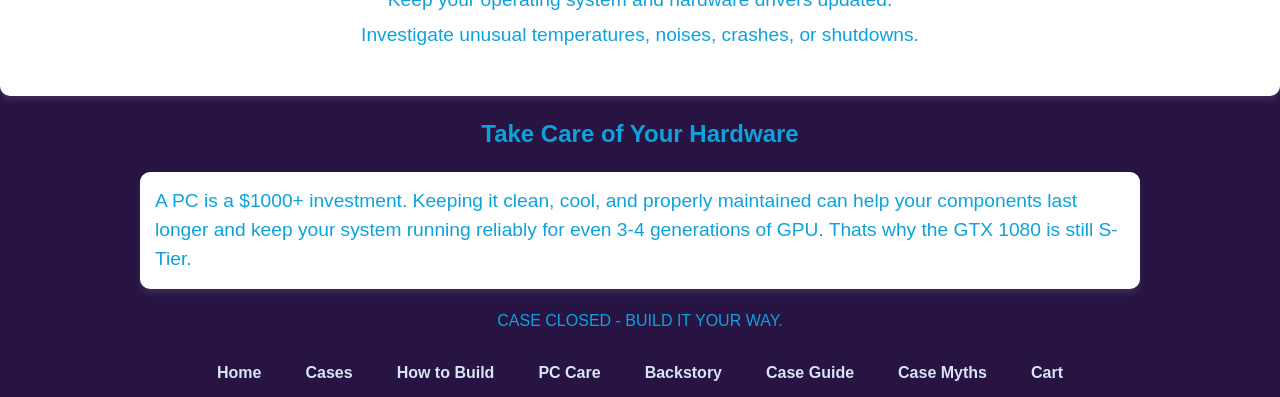
<file: page5.html>
<!DOCTYPE html>
  <html>
    <head>
      <title>PC Care</title>
      <link rel="stylesheet" href="styles.css">
    </head>
    <body>
<header class="SiteHeader">
    <a href="index.html" class="SiteLogo">
        <img src="LOGO I DEFINETLY DIDNT STEAL.png" alt="" class="SiteLogoImage">
        <span>CASE CLOSED</span>
    </a>

    <nav class="SiteNav">
        <a href="page1.html">Cases</a>
        <a href="page3.html">How to Build</a>
        <a href="page5.html">PC Care</a>
        <a href="page2.html">Backstory</a>
        <a href="page6.html">Case Guide</a>
        <a href="page7.html">Case Myths</a>
        <a href="page4.html">Cart</a>
    </nav>
</header>


<main class="PageContent">

    <h1>Taking Care of Your PC</h1>

    <p class="Box">
        Whether you are getting a PC or already have one, it is important
        to know how to properly maintain it. Regular maintenance can help
        your PC perform well, stay clean, and remain reliable.
    </p>


    <section>
        <h2>Keeping Your PC Clean</h2>

        <p class="Box">
            When your computer starts getting dusty, and it will, 
            shut down your PC before cleaning it. Use a can of compressed
            air to remove dust from the case and its components.
        </p>

        <p class="Box">
            When cleaning fans, hold the fan blades in place while using
            compressed air. This prevents the fan from spinning excessively
            and reduces unnecessary wear on the fan motor while also
            preventing backfeeding.
        </p>
    </section>


    <section>
        <h2>Monitoring Temperatures</h2>

        <p class="Box">
            Monitoring your CPU temperatures can help you identify problems
            before they become serious. Software such as Armoury Crate
            or the NVIDIA App can be used to monitor hardware temperatures.
        </p>

        <div class="Box2">
            <ul>
                <li>Check CPU temperatures while gaming or under heavy load.</li>
                <li>Check temperatures while the PC is idle.</li>
                <li>Watch for temperatures that are unusually high compared with normal operation.</li>
                <li>Make sure your fans and cooling system are working properly.</li>
            </ul>
        </div>
    </section>


    <section>
        <h2>Thermal Paste</h2>

        <p class="Box">
            If your CPU temperatures become unusually high (60°C on idle and 90°C on load), 
            your thermal paste may need to be replaced. Thermal paste helps transfer
            heat from the CPU to the cooler.
        </p>

        <p class="Box">
            How often thermal paste needs to be replaced depends on the
            hardware, paste, and usage. There is no universal 2-3
            year rule, so check your CPU and cooler manufacturer's
            recommendations and monitor temperatures before replacing it.
        </p>

        <p class="Box">
            If you need to learn how to replace thermal paste,
            <a href="page3.html">see the PC building guide</a>.
        </p>
    </section>


    <section>
        <h2>General Maintenance</h2>

        <div class="Box2">
            <ul>
                <li>Keep your PC in a clean, dry location.</li>
                <li>Make sure air vents are not blocked.</li>
                <li>Clean dust filters regularly.</li>
                <li>Keep cables organized so they do not interfere with fans.</li>
                <li>Keep your operating system and hardware drivers updated.</li>
                <li>Investigate unusual temperatures, noises, crashes, or shutdowns.</li>
            </ul>
        </div>
    </section>


    <section>
        <h2>Take Care of Your Hardware</h2>

        <p class="Box">
            A PC is a $1000+ investment. Keeping it clean, cool, and properly
            maintained can help your components last longer and keep your
            system running reliably for even 3-4 generations of GPU. 
            Thats why the GTX 1080 is still S-Tier.
        </p>
    </section>

</main>

  
<footer class="SiteFooter">
    <p>CASE CLOSED - BUILD IT YOUR WAY.</p>
        <nav class="SiteNav">
        <a href="index.html">Home</a>
        <a href="page1.html">Cases</a>
        <a href="page3.html">How to Build</a>
        <a href="page5.html">PC Care</a>
        <a href="page2.html">Backstory</a>
        <a href="page6.html">Case Guide</a>
        <a href="page7.html">Case Myths</a>
        <a href="page4.html">Cart</a>
    </nav>
</footer>
</body>
</html>
</file>
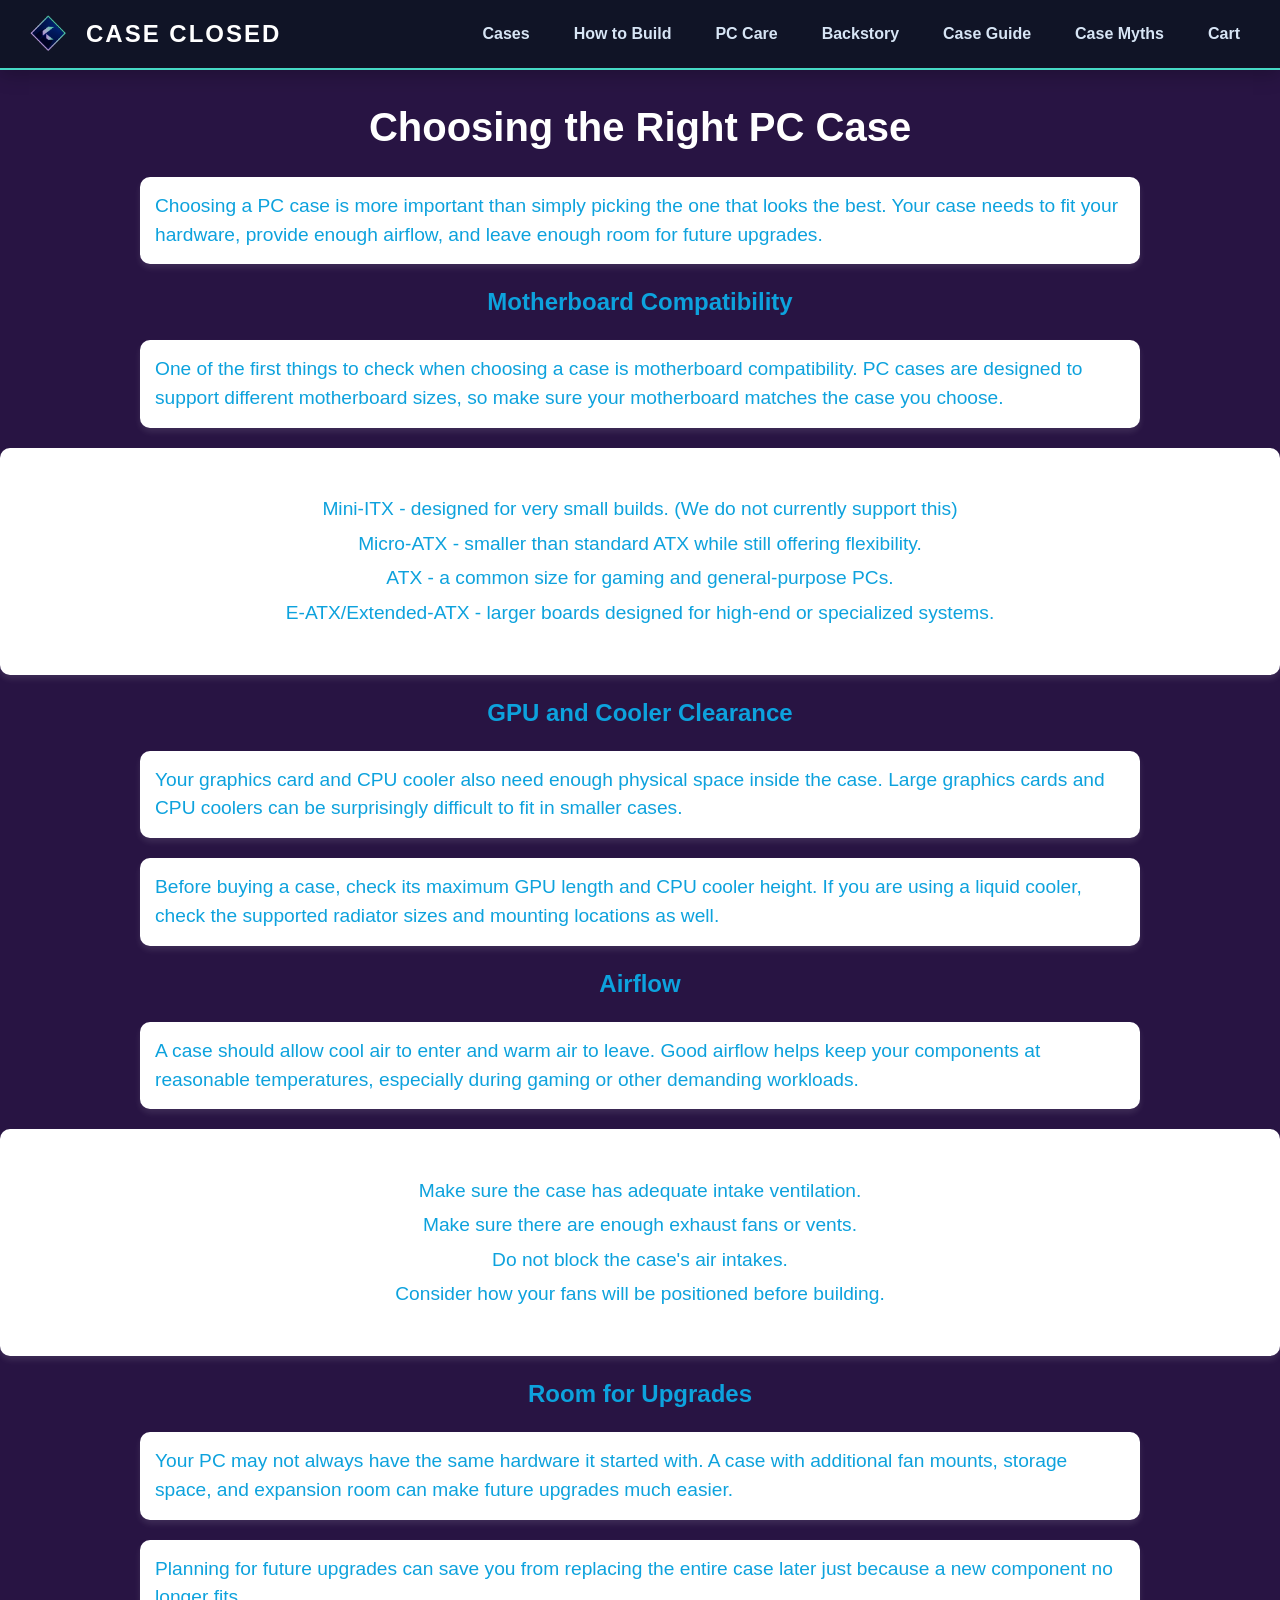
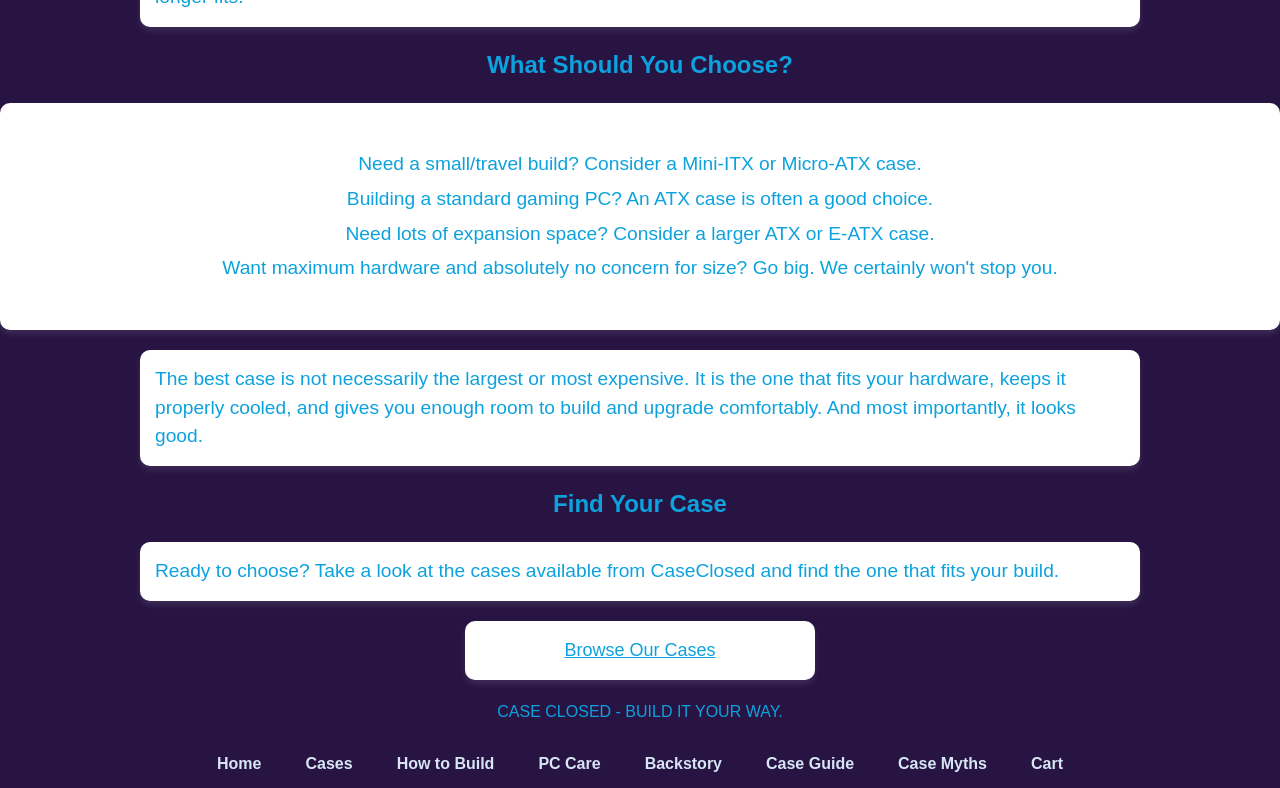
<file: page6.html>
<!DOCTYPE html>
<html>
<head>
  <title>Case Guide</title>
  <link rel="stylesheet" href="styles.css">
</head>
<body>
    

<header class="SiteHeader">
    <a href="index.html" class="SiteLogo">
        <img src="LOGO I DEFINETLY DIDNT STEAL.png" alt="" class="SiteLogoImage">
        <span>CASE CLOSED</span>
    </a>

    <nav class="SiteNav">
        <a href="page1.html">Cases</a>
        <a href="page3.html">How to Build</a>
        <a href="page5.html">PC Care</a>
        <a href="page2.html">Backstory</a>
        <a href="page6.html">Case Guide</a>
        <a href="page7.html">Case Myths</a>
        <a href="page4.html">Cart</a>
    </nav>
</header>

<main class="PageContent">

    <h1>Choosing the Right PC Case</h1>

    <p class="Box">
        Choosing a PC case is more important than simply picking the one
        that looks the best. Your case needs to fit your hardware, provide
        enough airflow, and leave enough room for future upgrades.
    </p>


    <section>
        <h2>Motherboard Compatibility</h2>

        <p class="Box">
            One of the first things to check when choosing a case is
            motherboard compatibility. PC cases are designed to support
            different motherboard sizes, so make sure your motherboard
            matches the case you choose.
        </p>

        <div class="Box2">
            <ul>
                <li>Mini-ITX - designed for very small builds. (We do not currently support this)</li>
                <li>Micro-ATX - smaller than standard ATX while still offering flexibility.</li>
                <li>ATX - a common size for gaming and general-purpose PCs.</li>
                <li>E-ATX/Extended-ATX - larger boards designed for high-end or specialized systems.</li>
            </ul>
        </div>
    </section>


    <section>
        <h2>GPU and Cooler Clearance</h2>

        <p class="Box">
            Your graphics card and CPU cooler also need enough physical
            space inside the case. Large graphics cards and CPU coolers
            can be surprisingly difficult to fit in smaller cases.
        </p>

        <p class="Box">
            Before buying a case, check its maximum GPU length and CPU
            cooler height. If you are using a liquid cooler, check the
            supported radiator sizes and mounting locations as well.
        </p>
    </section>


    <section>
        <h2>Airflow</h2>

        <p class="Box">
            A case should allow cool air to enter and warm air to leave.
            Good airflow helps keep your components at reasonable
            temperatures, especially during gaming or other demanding
            workloads.
        </p>

        <div class="Box2">
            <ul>
                <li>Make sure the case has adequate intake ventilation.</li>
                <li>Make sure there are enough exhaust fans or vents.</li>
                <li>Do not block the case's air intakes.</li>
                <li>Consider how your fans will be positioned before building.</li>
            </ul>
        </div>
    </section>


    <section>
        <h2>Room for Upgrades</h2>

        <p class="Box">
            Your PC may not always have the same hardware it started with.
            A case with additional fan mounts, storage space, and expansion
            room can make future upgrades much easier.
        </p>

        <p class="Box">
            Planning for future upgrades can save you from replacing the
            entire case later just because a new component no longer fits.
        </p>
    </section>


    <section>
        <h2>What Should You Choose?</h2>

        <div class="Box2">
            <ul>
                <li>Need a small/travel build? Consider a Mini-ITX or Micro-ATX case.</li>
                <li>Building a standard gaming PC? An ATX case is often a good choice.</li>
                <li>Need lots of expansion space? Consider a larger ATX or E-ATX case.</li>
                <li>Want maximum hardware and absolutely no concern for size? Go big. We certainly won't stop you.</li>
            </ul>
        </div>

        <p class="Box">
            The best case is not necessarily the largest or most expensive.
            It is the one that fits your hardware, keeps it properly cooled,
            and gives you enough room to build and upgrade comfortably.
            And most importantly, it looks good.
        </p>
    </section>


    <section>
        <h2>Find Your Case</h2>

        <p class="Box">
            Ready to choose? Take a look at the cases available from
            CaseClosed and find the one that fits your build.
        </p>

        <p class="Box3">
            <a href="page1.html">Browse Our Cases</a>
        </p>
    </section>

</main>


<footer class="SiteFooter">
    <p>CASE CLOSED - BUILD IT YOUR WAY.</p>
        <nav class="SiteNav">
        <a href="index.html">Home</a>
        <a href="page1.html">Cases</a>
        <a href="page3.html">How to Build</a>
        <a href="page5.html">PC Care</a>
        <a href="page2.html">Backstory</a>
        <a href="page6.html">Case Guide</a>
        <a href="page7.html">Case Myths</a>
        <a href="page4.html">Cart</a>
    </nav>
</footer>
</body>
</html>
</file>
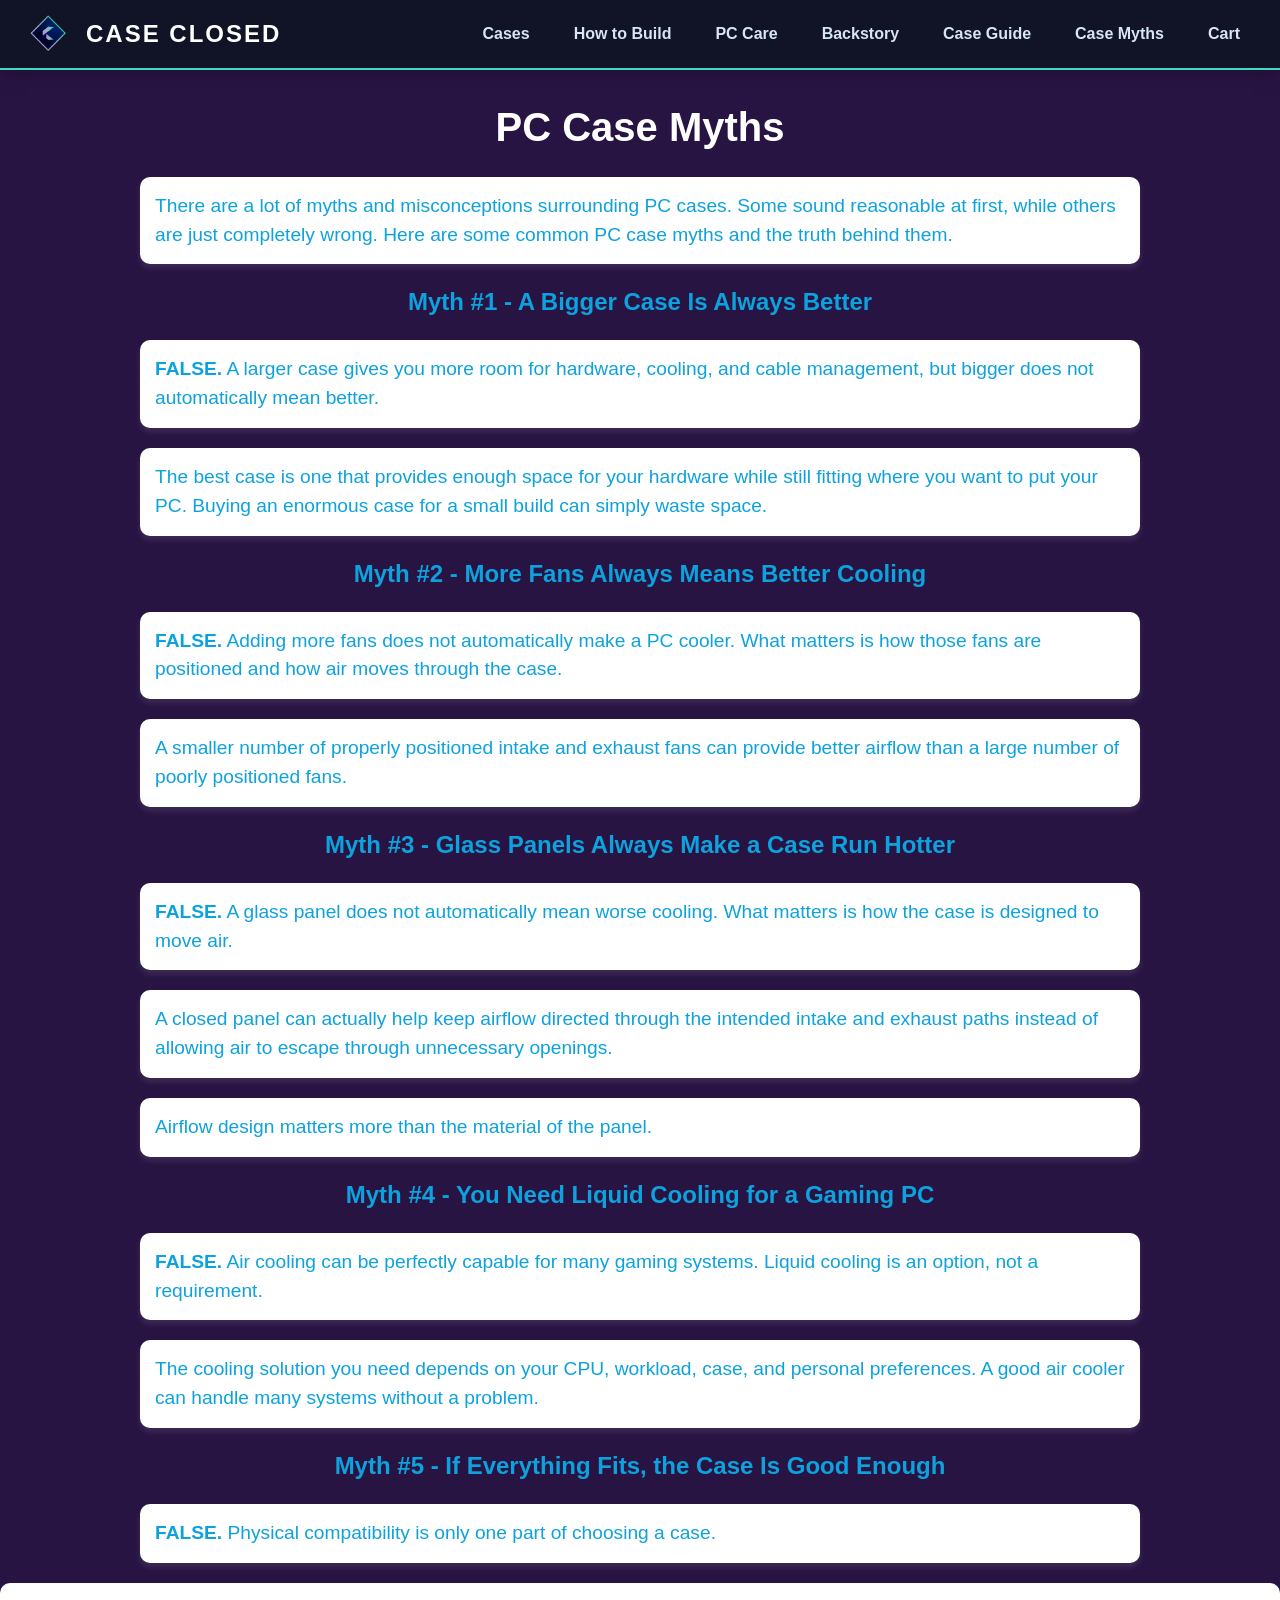
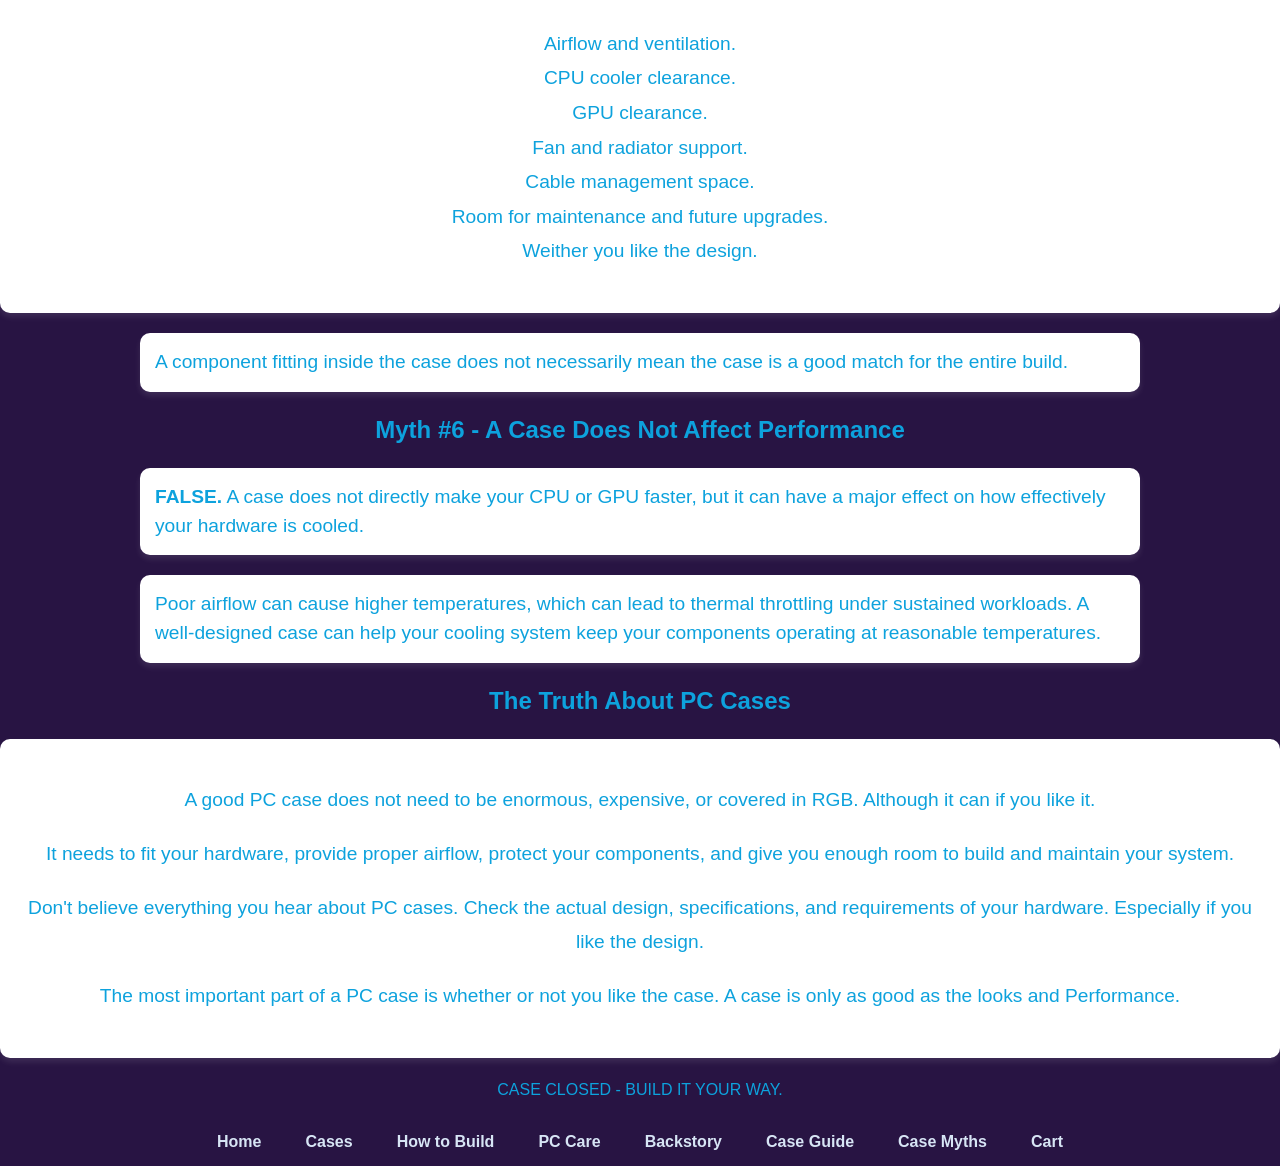
<file: page7.html>
<!DOCTYPE html>
<html>
<head>
  <title>Blank</title>
  <link rel="stylesheet" href="styles.css">
</head>
<body>
    

<header class="SiteHeader">
    <a href="index.html" class="SiteLogo">
        <img src="LOGO I DEFINETLY DIDNT STEAL.png" alt="" class="SiteLogoImage">
        <span>CASE CLOSED</span>
    </a>

    <nav class="SiteNav">
        <a href="page1.html">Cases</a>
        <a href="page3.html">How to Build</a>
        <a href="page5.html">PC Care</a>
        <a href="page2.html">Backstory</a>
        <a href="page6.html">Case Guide</a>
        <a href="page7.html">Case Myths</a>
        <a href="page4.html">Cart</a>
    </nav>
</header>



<main class="PageContent">

    <h1>PC Case Myths</h1>

    <p class="Box">
        There are a lot of myths and misconceptions surrounding PC cases.
        Some sound reasonable at first, while others are just completely
        wrong. Here are some common PC case myths and the truth behind them.
    </p>


    <section>
        <h2>Myth #1 - A Bigger Case Is Always Better</h2>

        <p class="Box">
            <strong>FALSE.</strong> A larger case gives you more room for
            hardware, cooling, and cable management, but bigger does not
            automatically mean better.
        </p>

        <p class="Box">
            The best case is one that provides enough space for your
            hardware while still fitting where you want to put your PC.
            Buying an enormous case for a small build can simply waste
            space.
        </p>
    </section>


    <section>
        <h2>Myth #2 - More Fans Always Means Better Cooling</h2>

        <p class="Box">
            <strong>FALSE.</strong> Adding more fans does not automatically
            make a PC cooler. What matters is how those fans are positioned
            and how air moves through the case.
        </p>

        <p class="Box">
            A smaller number of properly positioned intake and exhaust fans
            can provide better airflow than a large number of poorly
            positioned fans.
        </p>
    </section>


    <section>
        <h2>Myth #3 - Glass Panels Always Make a Case Run Hotter</h2>

        <p class="Box">
            <strong>FALSE.</strong> A glass panel does not automatically
            mean worse cooling. What matters is how the case is designed
            to move air.
        </p>

        <p class="Box">
            A closed panel can actually help keep airflow directed through
            the intended intake and exhaust paths instead of allowing air
            to escape through unnecessary openings.
        </p>

        <p class="Box">
            Airflow design matters more than the material of the panel.
        </p>
    </section>


    <section>
        <h2>Myth #4 - You Need Liquid Cooling for a Gaming PC</h2>

        <p class="Box">
            <strong>FALSE.</strong> Air cooling can be perfectly capable
            for many gaming systems. Liquid cooling is an option, not a
            requirement.
        </p>

        <p class="Box">
            The cooling solution you need depends on your CPU, workload,
            case, and personal preferences. A good air cooler can handle
            many systems without a problem.
        </p>
    </section>


    <section>
        <h2>Myth #5 - If Everything Fits, the Case Is Good Enough</h2>

        <p class="Box">
            <strong>FALSE.</strong> Physical compatibility is only one part
            of choosing a case.
        </p>

        <div class="Box2">
            <ul>
                <li>Airflow and ventilation.</li>
                <li>CPU cooler clearance.</li>
                <li>GPU clearance.</li>
                <li>Fan and radiator support.</li>
                <li>Cable management space.</li>
                <li>Room for maintenance and future upgrades.</li>
                <li>Weither you like the design.</li>
            </ul>
        </div>

        <p class="Box">
            A component fitting inside the case does not necessarily mean
            the case is a good match for the entire build.
        </p>
    </section>


    <section>
        <h2>Myth #6 - A Case Does Not Affect Performance</h2>


        <p class="Box">
            <strong>FALSE.</strong> A case does not directly make your CPU
            or GPU faster, but it can have a major effect on how effectively
            your hardware is cooled.
        </p>

        <p class="Box">
            Poor airflow can cause higher temperatures, which can lead to
            thermal throttling under sustained workloads. A well-designed
            case can help your cooling system keep your components operating
            at reasonable temperatures.
        </p>

    </section>


    <section>
        <h2>The Truth About PC Cases</h2>

        <div class="Box2">
            <p>
                A good PC case does not need to be enormous, expensive,
                or covered in RGB. Although it can if you like it.
            </p>

            <p>
                It needs to fit your hardware, provide proper airflow,
                protect your components, and give you enough room to build
                and maintain your system. 
            </p>

            <p>
                Don't believe everything you hear about PC cases.
                Check the actual design, specifications, and requirements
                of your hardware. Especially if you like the design.
            </p>

            <p>
                The most important part of a PC case is whether or not 
                you like the case. A case is only as good as the looks and 
                Performance.
            </p>
        </div>
    </section>

</main>


<footer class="SiteFooter">
    <p>CASE CLOSED - BUILD IT YOUR WAY.</p>
        <nav class="SiteNav">
        <a href="index.html">Home</a>
        <a href="page1.html">Cases</a>
        <a href="page3.html">How to Build</a>
        <a href="page5.html">PC Care</a>
        <a href="page2.html">Backstory</a>
        <a href="page6.html">Case Guide</a>
        <a href="page7.html">Case Myths</a>
        <a href="page4.html">Cart</a>
    </nav>
</footer>
</body>
</html>
</file>
<file: styles.css>
/* le header, manager of le headchaland */

.SiteHeader {
    display: flex;
    align-items: center;
    justify-content: space-between;
    gap: 30px;

    width: 100%;
    box-sizing: border-box;
    margin: 0;
    padding: 10px 24px;

    background: #101426;
    border-bottom: 2px solid #46d9c5;
    box-shadow: 0 4px 18px rgba(0, 0, 0, 0.25);
}

/* Haute Couture::Le Noir Brand Manager  */

.SiteLogo {
    display: flex;
    align-items: center;
    gap: 14px;

    color: #ffffff;
    text-decoration: none;
    font-size: 1.5rem;
    font-weight: 800;
    letter-spacing: 2px;

    flex-shrink: 0;
}

.SiteLogoImage {
    width: 48px;
    height: 48px;
    object-fit: contain;
    transition: transform 0.25s ease;
}

.SiteLogo:hover .SiteLogoImage {
    transform: rotate(-8deg) scale(1.08);
}

/* the map of la headchaland */

.SiteNav {
    display: flex;
    align-items: center;
    justify-content: center;
    gap: 12px;
    flex-wrap: wrap;
}

.SiteNav a {
    display: inline-block;
    padding: 12px 16px;

    color: #d7e5f5;
    text-decoration: none;
    font-size: 1rem;
    font-weight: 600;

    border-radius: 8px;
    transition:
        color 0.2s ease,
        background-color 0.2s ease;
}

.SiteNav a:hover {
    color: #46d9c5;
    background: rgba(70, 217, 197, 0.1);
}


/* le index, Rien won't know what hit em */

.HomePage {
    width: 100%;
    max-width: 1500px;
    margin: 0 auto;
    text-align: left;
}

/* THE SSS, or known as the Shared section styles */

.HomePage section {
    margin-bottom: 70px;
}

.Eyebrow {
    color: #0da2dd;
    font-size: 0.85rem;
    font-weight: bold;
    letter-spacing: 3px;
    margin-bottom: 12px;
}

.SectionHeading {
    text-align: center;
    margin-bottom: 32px;
}

.SectionHeading h2,
.StoryContent h2 {
    color: #ffffff;
    font-size: clamp(2rem, 4vw, 3rem);
    margin: 0 0 12px;
}

.SectionHeading > p:last-child {
    color: #d4cce0;
    max-width: 650px;
    margin: 0 auto;
}

/* Hero, by mili */

 .HomeHero {
    position: relative;
    isolation: isolate;
    min-height: 520px;
    display: grid;
    grid-template-columns: 1.1fr 0.9fr;
    align-items: center;
    gap: 30px;
    padding: 45px 5%;
    overflow: visible;

    background: transparent;
    border-bottom: 1px solid rgba(13, 162, 221, 0.35);
}

.HeroText {
    min-width: 0;
}

.HeroText h1 {
    color: #ffffff;
    font-size: clamp(2.4rem, 5vw, 4.5rem);
    line-height: 1.05;
    margin: 0 0 22px;
}

.HeroText h1 span {
    color: #0da2dd;
}

.HeroDescription {
    color: #d4cce0;
    font-size: 1.1rem;
    max-width: 540px;
    line-height: 1.8;
}

.HeroButtons {
    display: flex;
    flex-wrap: wrap;
    gap: 14px;
    margin-top: 28px;
}


.Button {
    display: inline-block;
    padding: 14px 20px;
    border-radius: 7px;
    font-size: 0.95rem;
    font-weight: bold;
    text-decoration: none;
    text-align: center;
    transition:
        transform 0.2s ease,
        background-color 0.2s ease,
        box-shadow 0.2s ease;
}

.Button:hover {
    transform: translateY(-3px);
}

.ButtonPrimary {
    color: #281443;
    background: #0da2dd;
    box-shadow: 0 5px 20px rgba(13, 162, 221, 0.2);
}

.ButtonPrimary:hover {
    background: #42c5f4;
    box-shadow: 0 8px 25px rgba(13, 162, 221, 0.35);
}

.ButtonSecondary {
    color: #ffffff;
    border: 1px solid #0da2dd;
    background: rgba(40, 20, 67, 0.5);
}

.ButtonSecondary:hover {
    background: rgba(13, 162, 221, 0.15);
}

.HeroImage {
    position: relative;
    isolation: isolate;
    min-width: 0;
    display: flex;
    justify-content: center;
    align-items: center;
}

.HeroImage img {
    position: relative;
    z-index: 1;

    width: 100%;
    max-width: 530px;
    max-height: 480px;
    object-fit: contain;

    filter: drop-shadow(0 15px 25px rgba(0, 0, 0, 0.4));
    transition: transform 0.35s ease;
}


.ImageGlow {
    position: absolute;
    z-index: 0;

    /* I CAST BIG, BIGGER GLOW THAN THE EYE HAS EVER SEEEN */
    width: 175%;
    height: 175%;

    left: 50%;
    top: 50%;
    transform: translate(-50%, -50%);

    border-radius: 50%;
    background: radial-gradient(
        ellipse at center,
        rgba(13, 162, 221, 0.55) 0%,
        rgba(40, 70, 180, 0.30) 35%,
        rgba(13, 162, 221, 0.12) 55%,
        transparent 75%
    );

    filter: blur(65px);
    pointer-events: none;
}
 /* NOW's YOUR CHANCE TO BE A [BIG SHOT] */

 .WhySection {
    padding: 20px 4%;
}

.FeatureGrid {
    display: grid;
    grid-template-columns: repeat(2, minmax(0, 1fr));
    gap: 22px;
}

.FeatureCard {
    background: #ffffff;
    color: #281443;
    padding: 28px;
    border-radius: 12px;
    border: 1px solid rgba(13, 162, 221, 0.3);
    box-shadow: 0 6px 20px rgba(0, 0, 0, 0.15);
    transition:
        transform 0.25s ease,
        box-shadow 0.25s ease,
        border-color 0.25s ease;
}

.FeatureCard:hover {
    transform: translateY(-5px);
    border-color: #0da2dd;
    box-shadow: 0 12px 28px rgba(0, 0, 0, 0.25);
}

.FeatureIcon {
    font-size: 2rem;
}

.FeatureCard h3 {
    color: #281443;
    font-size: 1.1rem;
    margin: 14px 0 8px;
}

.FeatureCard p {
    color: #51455f;
    line-height: 1.7;
    margin-bottom: 0;
}

 
.DealsSection {
    padding: 45px 4%;
    background: rgba(16, 8, 29, 0.4);
    border-top: 1px solid rgba(13, 162, 221, 0.25);
    border-bottom: 1px solid rgba(13, 162, 221, 0.25);
}

.DealsGrid {
    display: grid;
    grid-template-columns: repeat(3, minmax(0, 1fr));
    gap: 22px;
}

.DealCard {
    min-width: 0;
    overflow: hidden;
    background: #ffffff;
    color: #281443;
    border-radius: 12px;
    box-shadow: 0 6px 20px rgba(0, 0, 0, 0.2);
    transition: transform 0.25s ease, box-shadow 0.25s ease;
}

.DealCard:hover {
    transform: translateY(-6px);
    box-shadow: 0 14px 30px rgba(0, 0, 0, 0.3);
}

.DealVisual {
    height: 220px;
    padding: 18px;
    box-sizing: border-box;

    display: flex;
    justify-content: center;
    align-items: center;

    background: #f1edf7;
    overflow: hidden;
}

.DealVisual img {
    width: 100%;
    height: 100%;
    object-fit: contain;
    object-position: center;

    transform: scale(1.2);
    transition: transform 0.3s ease;
}

.DealCard:hover .DealVisual img {
    transform: scale(1.3);
}

.DealInfo {
    padding: 22px;
}

.DealLabel {
    color: #1685ad;
    font-size: 0.75rem;
    font-weight: bold;
    letter-spacing: 1.5px;
    margin: 0 0 8px;
}

.DealInfo h3 {
    margin: 0 0 10px;
    font-size: 1.4rem;
}

.DealInfo > p:not(.DealLabel) {
    min-height: 52px;
    color: #51455f;
    line-height: 1.6;
}

.DealButton {
    display: block;
    padding: 12px;
    margin-top: 18px;
    border-radius: 6px;
    text-align: center;
    text-decoration: none;
    font-weight: bold;
    color: #281443;
    background: #0da2dd;
    transition: background-color 0.2s ease;
}

.DealButton:hover {
    background: #42c5f4;
}

.DealsNote {
    color: #c8c0d8;
    font-size: 0.85rem;
    text-align: center;
    margin-top: 24px;
}

/* Not our story, our downfall */

.StorySection {
    padding: 60px 8%;
    text-align: center;
    background:
        linear-gradient(
            135deg,
            rgba(13, 162, 221, 0.1),
            rgba(40, 20, 67, 0.1)
        );
    border: 1px solid rgba(13, 162, 221, 0.2);
    border-radius: 14px;
}

.StoryContent {
    max-width: 760px;
    margin: 0 auto;
}

.StoryTagline {
    color: #ffffff;
    font-size: clamp(1.7rem, 3vw, 2.5rem);
    font-weight: bold;
    line-height: 1.35;
}

.StoryTagline span {
    color: #0da2dd;
}

.StoryContent > p:not(.Eyebrow):not(.StoryTagline) { /*this line traumatizes people on the spot */
    color: #d4cce0;
    line-height: 1.8;
    max-width: 650px;
    margin: 20px auto 28px;
}



/* 


PAGE 1, I REPEAT WE ARE DONE WITH INDEX FINALLY


*/


.CatalogPage {
    width: 100%;
    max-width: 1600px;
    margin: 0 auto;
    text-align: left;
    padding-bottom: 30px;
}

.CatalogHeading {
    display: flex;
    align-items: end;
    justify-content: space-between;
    gap: 30px;
    padding: 42px 4% 30px;
    border-bottom: 1px solid rgba(13, 162, 221, 0.25);
}

.CatalogHeading h1 {
    margin: 0;
    color: #ffffff;
    font-size: clamp(2.5rem, 5vw, 4rem);
    line-height: 1.1;
}

.CatalogHeading h1 span {
    color: #0da2dd;
}

.CatalogHeading > p {
    max-width: 350px;
    color: #d4cce0;
    font-size: 1.05rem;
}

.CatalogGrid {
    display: grid;
    grid-template-columns: repeat(3, minmax(0, 1fr));
    gap: 26px;
    padding: 35px 4% 60px;
    align-items: stretch;
}

.CatalogCard {
    display: flex;
    flex-direction: column;
    min-width: 0;
    overflow: hidden;

    background: #ffffff;
    color: #281443;
    border: 1px solid rgba(13, 162, 221, 0.25);
    border-radius: 12px;
    box-shadow: 0 7px 22px rgba(0, 0, 0, 0.2);

    transition:
        transform 0.25s ease,
        box-shadow 0.25s ease,
        border-color 0.25s ease;
}

.CatalogCard:hover {
    transform: translateY(-5px);
    border-color: #0da2dd;
    box-shadow: 0 14px 30px rgba(0, 0, 0, 0.3);
}

.CatalogImage {
    position: relative;
    display: flex;
    justify-content: center;
    align-items: center;

    height: 250px;
    padding: 22px;
    box-sizing: border-box;
    overflow: hidden;
    background: #f1edf7;
}

.CatalogImage img {
    display: block;
    width: 100%;
    height: 100%;
    object-fit: contain;
    object-position: center;
    transition: transform 0.3s ease;
}

.CatalogCard:hover .CatalogImage img {
    transform: scale(1.06);
}

.CatalogTag {
    position: absolute;
    top: 14px;
    left: 14px;
    padding: 7px 10px;

    color: #ffffff;
    background: #101426;
    border-radius: 5px;

    font-size: 0.7rem;
    font-weight: bold;
    letter-spacing: 1px;
}

.CatalogInfo {
    display: flex;
    flex-direction: column;
    flex: 1;
    padding: 22px;
}

.CatalogCategory {
    margin: 0 0 9px;
    color: #1685ad;
    font-size: 0.72rem;
    font-weight: bold;
    letter-spacing: 1.3px;
}

.CatalogInfo h2 {
    margin: 0 0 10px;
    color: #281443;
    font-size: 1.4rem;
    line-height: 1.3;
}

.CatalogInfo > p:not(.CatalogCategory):not(.CatalogPrice) {
    margin: 0 0 20px;
    color: #51455f;
    line-height: 1.7;
}

.CatalogPrice {
    margin: auto 0 0;
    padding-top: 15px;
    border-top: 1px solid #e4ddec;

    color: #281443;
    font-size: 1.1rem;
    font-weight: 800;
}

.CatalogFooter {
    margin: 0 4% 40px;
    padding: 40px 24px;
    text-align: center;

    background: linear-gradient(
        135deg,
        rgba(13, 162, 221, 0.12),
        rgba(16, 20, 38, 0.55)
    );

    border: 1px solid rgba(13, 162, 221, 0.3);
    border-radius: 12px;
}

.CatalogFooter h2 {
    margin: 0 0 10px;
    color: #ffffff;
    font-size: clamp(1.7rem, 3vw, 2.4rem);
}

.CatalogFooter > p:not(.Eyebrow) {
    margin: 0 auto 22px;
    color: #d4cce0;
    line-height: 1.7;
}


/* im not really going to be doing more comments after this execpt for page divders... any under this are page dividers or preplaced */


/* lowk, didn't organize this by page until i decided to work on it... eh idc */
body {
  margin: 0;
  font-family: Arial, sans-serif;
  background-color: rgb(40, 20, 67);
  color: #0da2dd;
  line-height: 1.5;
  text-align: center;
  padding: 0;
  box-sizing: border-box;
}

h1 {
  color: #ffffff;
  font-size: 2.5rem;
  margin-bottom: 20px;
}

/* Smaller text boxes for introductions and descriptions, Y'all made it look like it was for PHONES, I HAVE A WIDE SCREEN MONITER PEOPLE*/
.Box {
  font-size: 1.2rem;
  color: #0da2dd;
  max-width: 900px;
  margin: 20px auto;
  background: #fff;
  padding: 15px;
  border-radius: 10px;
  box-shadow: 0 4px 6px rgba(255, 253, 253, 0.1);
  box-sizing: border-box;
  text-align: left;
}

/* Wide boxes for detailed instructions and lists, THIS, THIS IS HOW DO DO THINGS AROUND HERE!!!!! */
.Box2 {
  width: 100%;
  font-size: 1.2rem;
  color: #0da2dd;
  margin: 20px auto;
  background: #fff;
  padding: 25px;
  border-radius: 10px;
  box-shadow: 0 4px 6px rgba(255, 253, 253, 0.1);
  line-height: 1.8;
  box-sizing: border-box;
}


.Box3 {
  font-size: 1.2rem;
  color: #0da2dd;
  max-width: 350px;
  margin: 20px auto;
  background: #fff;
  padding: 15px;
  border-radius: 10px;
  box-shadow: 0 4px 6px rgba(255, 253, 253, 0.1);
  box-sizing: border-box;
  text-align: center;
}

.zoom:hover {
  transform: scale(1.08);
}

.Tutorial {
  line-height: 1.8;
}

.frame {
  border: 6px solid white;
  box-shadow: 0 5px 15px rgb(0, 16, 247);   /* the greatest thing pierre has ever done, this is nothing compared to what i did... */
}

/* another free 5 points */
.VideoContainer {
  position: relative;
  width: 100%;
  max-width: 1100px;
  aspect-ratio: 16 / 9;
  margin: 0 auto;
}

.VideoContainer iframe {
  position: absolute;
  inset: 0;
  width: 100%;
  height: 100%;
  border: 0;
}

.Box2 ul {
  list-style: none;
  padding-left: 0;
}

.Box ul {
  list-style: none;
  padding-left: 0;
}

a {
  color: #0da2dd;
  font-size: large;
}


.Box2-PartsList {
    max-width: 900px;
}


 /* OMG page 3 actually looks good */
.PageContent {
    width: 100%;
    max-width: 1600px;
    margin: 0 auto;
}

.PageContent .Box {
    max-width: 1000px;
    margin: 20px auto;
}

.PartsAndVideo {
    display: grid;
    grid-template-columns: 1fr 1.3fr;
    gap: 24px;
    align-items: start;
}

.PartsAndVideo > .Box2 {
    min-width: 0;
    margin: 0;
}

.AssemblyWarning {
    max-width: 1100px !important;
    margin: 20px auto 32px !important;
    text-align: center;
}

/* you all don't know how much WASTED SPACE there was with this */
.WrittenGrid {
    display: grid;
    grid-template-columns: repeat(2, minmax(0, 1fr));
    gap: 24px;
    align-items: start;
    width: 100%;
    margin: 20px auto;
}

.WrittenSteps {
    min-width: 0;
}

.WrittenSteps h3 {
    margin-top: 28px;
}

.WrittenSteps .Box {
    max-width: 100%;
    margin: 12px 0 24px;
}








































































































































































































.Nothing {
    color: inherit;
    text-decoration: none;
    font-size: inherit;
    cursor: default;
}

.Nothing:hover {
    color: inherit;
    text-decoration: none;
} /* what are you doing here */
</file>
